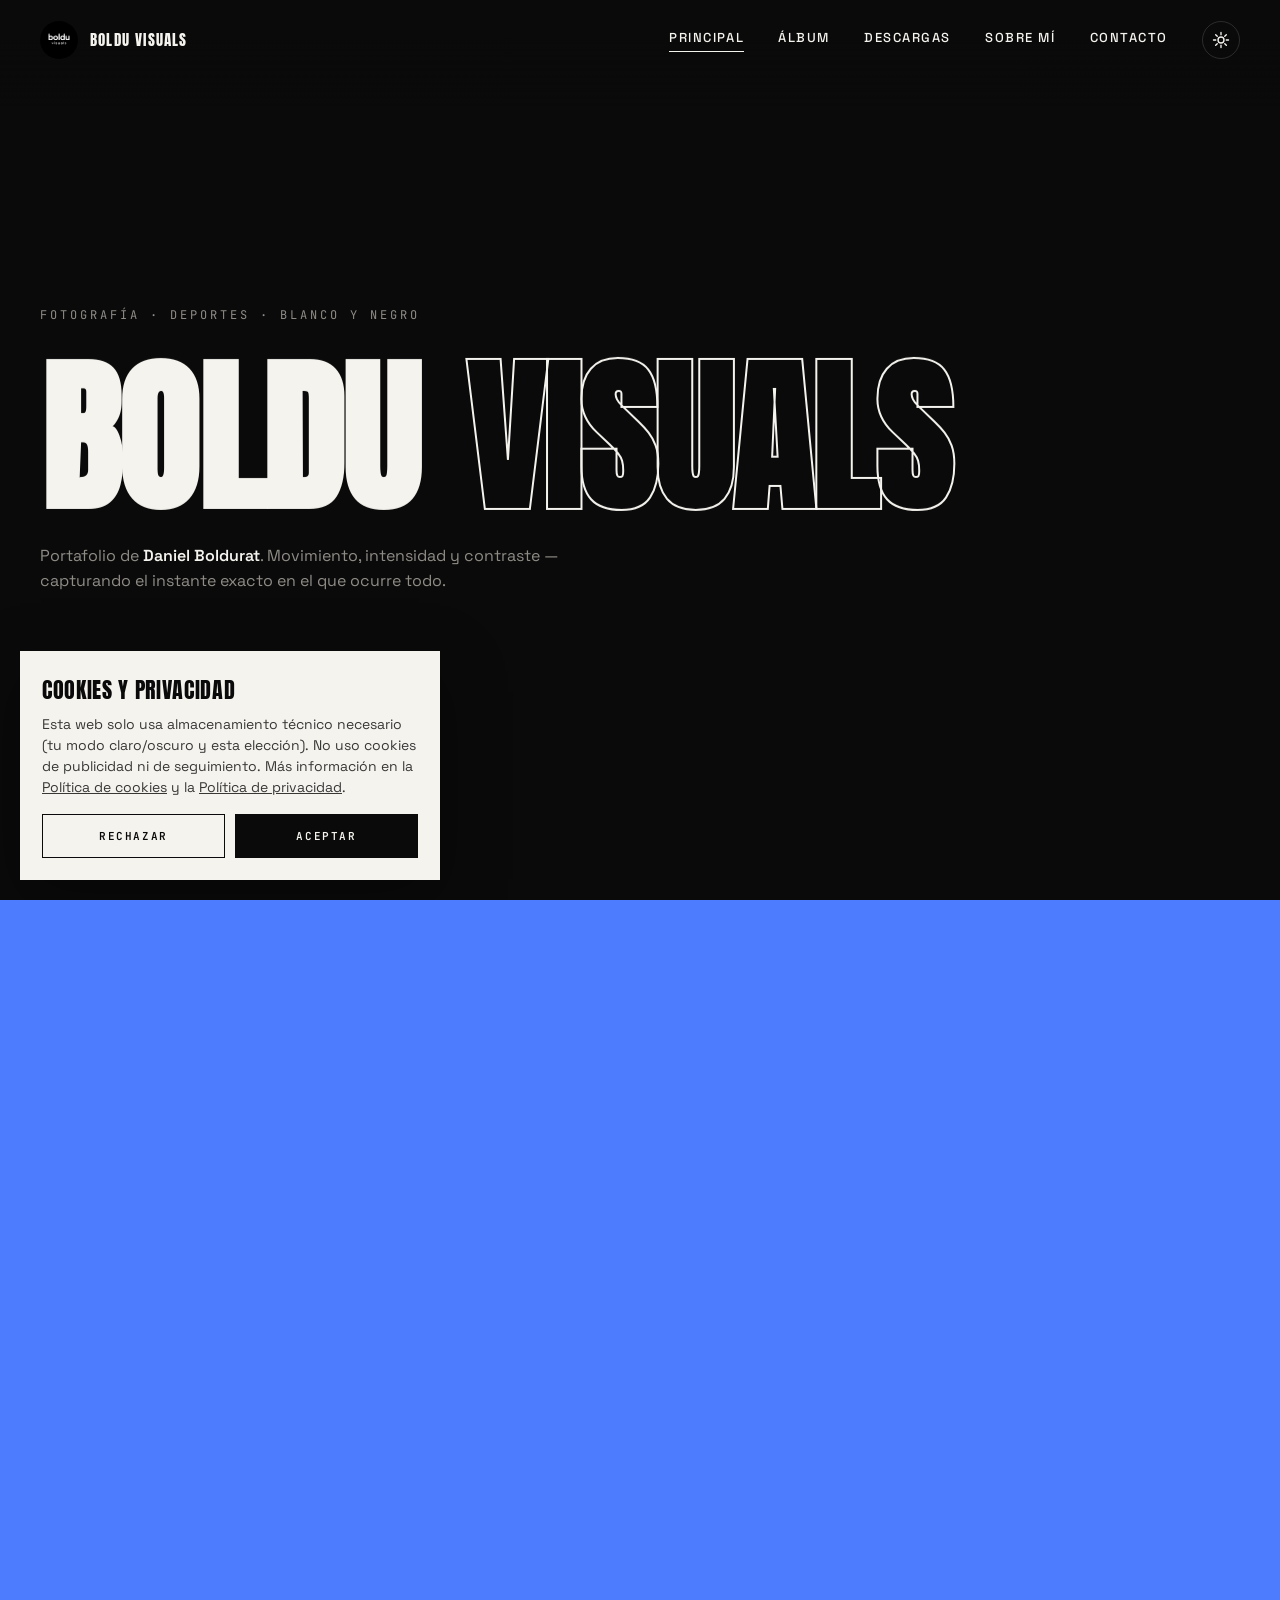
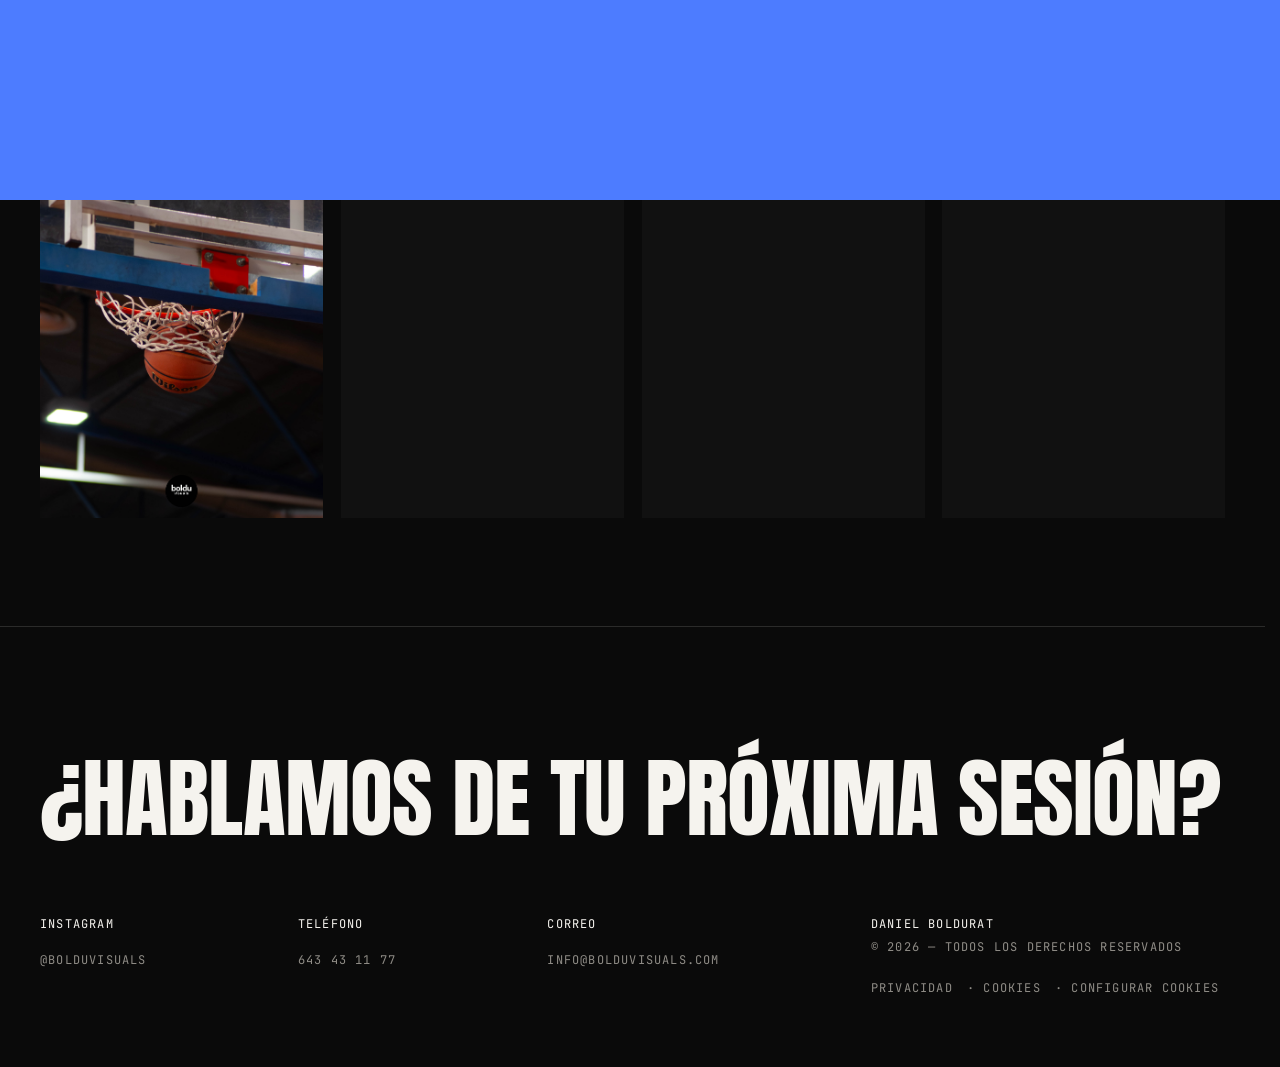
<file: index.html>
<!DOCTYPE html>
<html lang="es">
<head>
<meta charset="UTF-8">
<meta name="viewport" content="width=device-width, initial-scale=1.0">

<title>Boldu Visuals | Portafolio fotográfico de Daniel Boldurat</title>

<meta name="description" content="Explora el portafolio fotográfico de Daniel Boldurat en Boldu Visuals. Descubre sus fotografías, conoce sus proyectos y contacta con él.">
<meta name="author" content="Daniel Boldurat">
<meta name="robots" content="index, follow, max-image-preview:large">

<link rel="canonical" href="https://bolduvisuals.com/">

<!-- Vista previa al compartir -->
<meta property="og:type" content="website">
<meta property="og:site_name" content="Boldu Visuals">
<meta property="og:locale" content="es_ES">
<meta property="og:url" content="https://bolduvisuals.com/">
<meta property="og:title" content="Boldu Visuals | Portafolio fotográfico de Daniel Boldurat">
<meta property="og:description" content="Descubre las fotografías y los proyectos de Daniel Boldurat en Boldu Visuals.">
<link rel="icon" type="image/png" sizes="96x96" href="logoblanco.jpg">

<!-- Identidad del sitio y su autor -->
<script type="application/ld+json">
{
  "@context": "https://schema.org",
  "@graph": [
    {
      "@type": "WebSite",
      "@id": "https://bolduvisuals.com/#website",
      "url": "https://bolduvisuals.com/",
      "name": "Boldu Visuals",
      "alternateName": "BolduVisuals",
      "inLanguage": "es",
      "publisher": {
        "@id": "https://bolduvisuals.com/#person"
      }
    },
    {
      "@type": "Person",
      "@id": "https://bolduvisuals.com/#person",
      "name": "Daniel Boldurat",
      "alternateName": "Boldu Visuals",
      "url": "https://bolduvisuals.com/",
      "sameAs": [
        "https://www.instagram.com/bolduvisuals/"
      ]
    }
  ]
}
</script>

<!-- Tipografías -->
<link rel="preconnect" href="https://fonts.googleapis.com">
<link rel="preconnect" href="https://fonts.gstatic.com" crossorigin>
<link href="https://fonts.googleapis.com/css2?family=Anton&family=Space+Grotesk:wght@400;500;600;700&family=JetBrains+Mono:wght@400;500&display=swap" rel="stylesheet">

<link rel="stylesheet" href="style.css">

<!-- Aplicar el tema guardado antes de mostrar la página -->
<script>
try {
  var t = localStorage.getItem("theme");
  if (t) document.documentElement.dataset.theme = t;
} catch (e) {}
</script>
</head>
<body>
<div id="grain"></div>

<nav>
  <a class="brand" href="index.html"><img src="BolduLogo.jpg" alt="Boldu Visuals"><span>Boldu Visuals</span></a>
  <div class="navlinks">
    <a href="index.html" class="active">Principal</a>
    <div class="dropdown">
      <a href="index.html#album">Álbum</a>
      <div class="dropmenu">
        <a href="deportes.html">Deportes</a>
        <a href="DarkWhite.html">Black and White</a>
      </div>
    </div>
    <a href="descargas.html">Descargas</a>
    <a href="SobreMi.html">Sobre mí</a>
    <a href="Contacto.html">Contacto</a>
  </div>
  <div class="navright">
    <button class="theme-btn" aria-label="Cambiar entre modo claro y oscuro"><svg class="sun" viewBox="0 0 24 24"><circle cx="12" cy="12" r="4"/><path d="M12 2v3M12 19v3M2 12h3M19 12h3M4.9 4.9l2.1 2.1M17 17l2.1 2.1M4.9 19.1L7 17M17 7l2.1-2.1"/></svg><svg class="moon" viewBox="0 0 24 24"><path d="M21 12.8A9 9 0 1 1 11.2 3a7 7 0 0 0 9.8 9.8z"/></svg></button>
    <button class="menu-btn" aria-label="Menú">Menú</button>
  </div>
</nav>

<header class="hero" id="principal">
  <div class="eyebrow">Fotografía · Deportes · Blanco y negro</div>
  <h1><span class="word"><span>BOLDU</span></span><span class="word"><span>VISUALS</span></span></h1>
  <p class="sub">Portafolio de <b>Daniel Boldurat</b>. Movimiento, intensidad y contraste — capturando el instante exacto en el que ocurre todo.</p>
  <div class="scrolldown"><div class="bar"></div>DESLIZA</div>
</header>

<div class="marquee-wrap"><div class="marquee"><span>DEPORTES</span><span class="dot">●</span><span>BLACK &amp; WHITE</span><span class="dot">●</span><span>DEPORTES</span><span class="dot">●</span><span>BLACK &amp; WHITE</span><span class="dot">●</span><span>DEPORTES</span><span class="dot">●</span><span>BLACK &amp; WHITE</span><span class="dot">●</span><span>DEPORTES</span><span class="dot">●</span><span>BLACK &amp; WHITE</span><span class="dot">●</span></div></div>

<section class="gallery-section" id="album">
  <div class="row row1">
    <figure class="tall"><img src="Fotos%20HTML/ION1.jpg" alt="Ion" loading="lazy" decoding="async"><span class="num">01</span><figcaption>Crossfit</figcaption></figure>
    <figure class="tall"><img src="Fotos%20HTML/Cobo1.jpg" alt="Cobo" loading="lazy" decoding="async"><span class="num">02</span><figcaption>Handbol</figcaption></figure>
    <figure class="tall"><img src="Fotos%20HTML/Alcarras1.jpg" alt="Alcarràs" loading="lazy" decoding="async"><span class="num">03</span><figcaption>Coches</figcaption></figure>
  </div>
  <div class="row row2">
    <figure class="wide"><img src="Fotos%20HTML/aro_1.jpg" alt="Aro" loading="lazy" decoding="async"><span class="num">04</span><figcaption>Baloncesto</figcaption></figure>
    <figure class="wide"><img src="Fotos%20HTML/Balafia.jpg" alt="Balàfia" loading="lazy" decoding="async"><span class="num">05</span><figcaption>Voleibol</figcaption></figure>
    <figure class="wide"><img src="Fotos%20HTML/soto.jpg" alt="Soto" loading="lazy" decoding="async"><span class="num">06</span><figcaption>Voleibol</figcaption></figure>
    <figure class="wide"><img src="Fotos%20HTML/Geri.jpg" alt="Geri" loading="lazy" decoding="async"><span class="num">07</span><figcaption>Fútbol</figcaption></figure>
  </div>
</section>

<footer>
  <div class="big">¿Hablamos de tu <a href="mailto:dboldurat1@gmail.com">próxima sesión</a>?</div>
  <div class="footgrid">
    <div class="col"><span>Instagram</span><a href="https://www.instagram.com/bolduvisuals/" target="_blank" rel="noopener noreferrer">@bolduvisuals</a></div>
    <div class="col"><span>Teléfono</span><a href="tel:643431177">643 43 11 77</a></div>
    <div class="col"><span>Correo</span><a href="mailto:info@bolduvisuals.com">info@bolduvisuals.com</a></div>
    <div class="col"><span>Daniel Boldurat</span><span>© 2026 — Todos los derechos reservados</span><span class="legal"><a href="privacidad.html" target="_blank" rel="noopener noreferrer">Privacidad</a> · <a href="cookies.html" target="_blank" rel="noopener noreferrer">Cookies</a> · <a href="#" data-cookies>Configurar cookies</a></span></div>
  </div>
</footer>

<script src="script.js"></script>
</body>
</html>
</file>
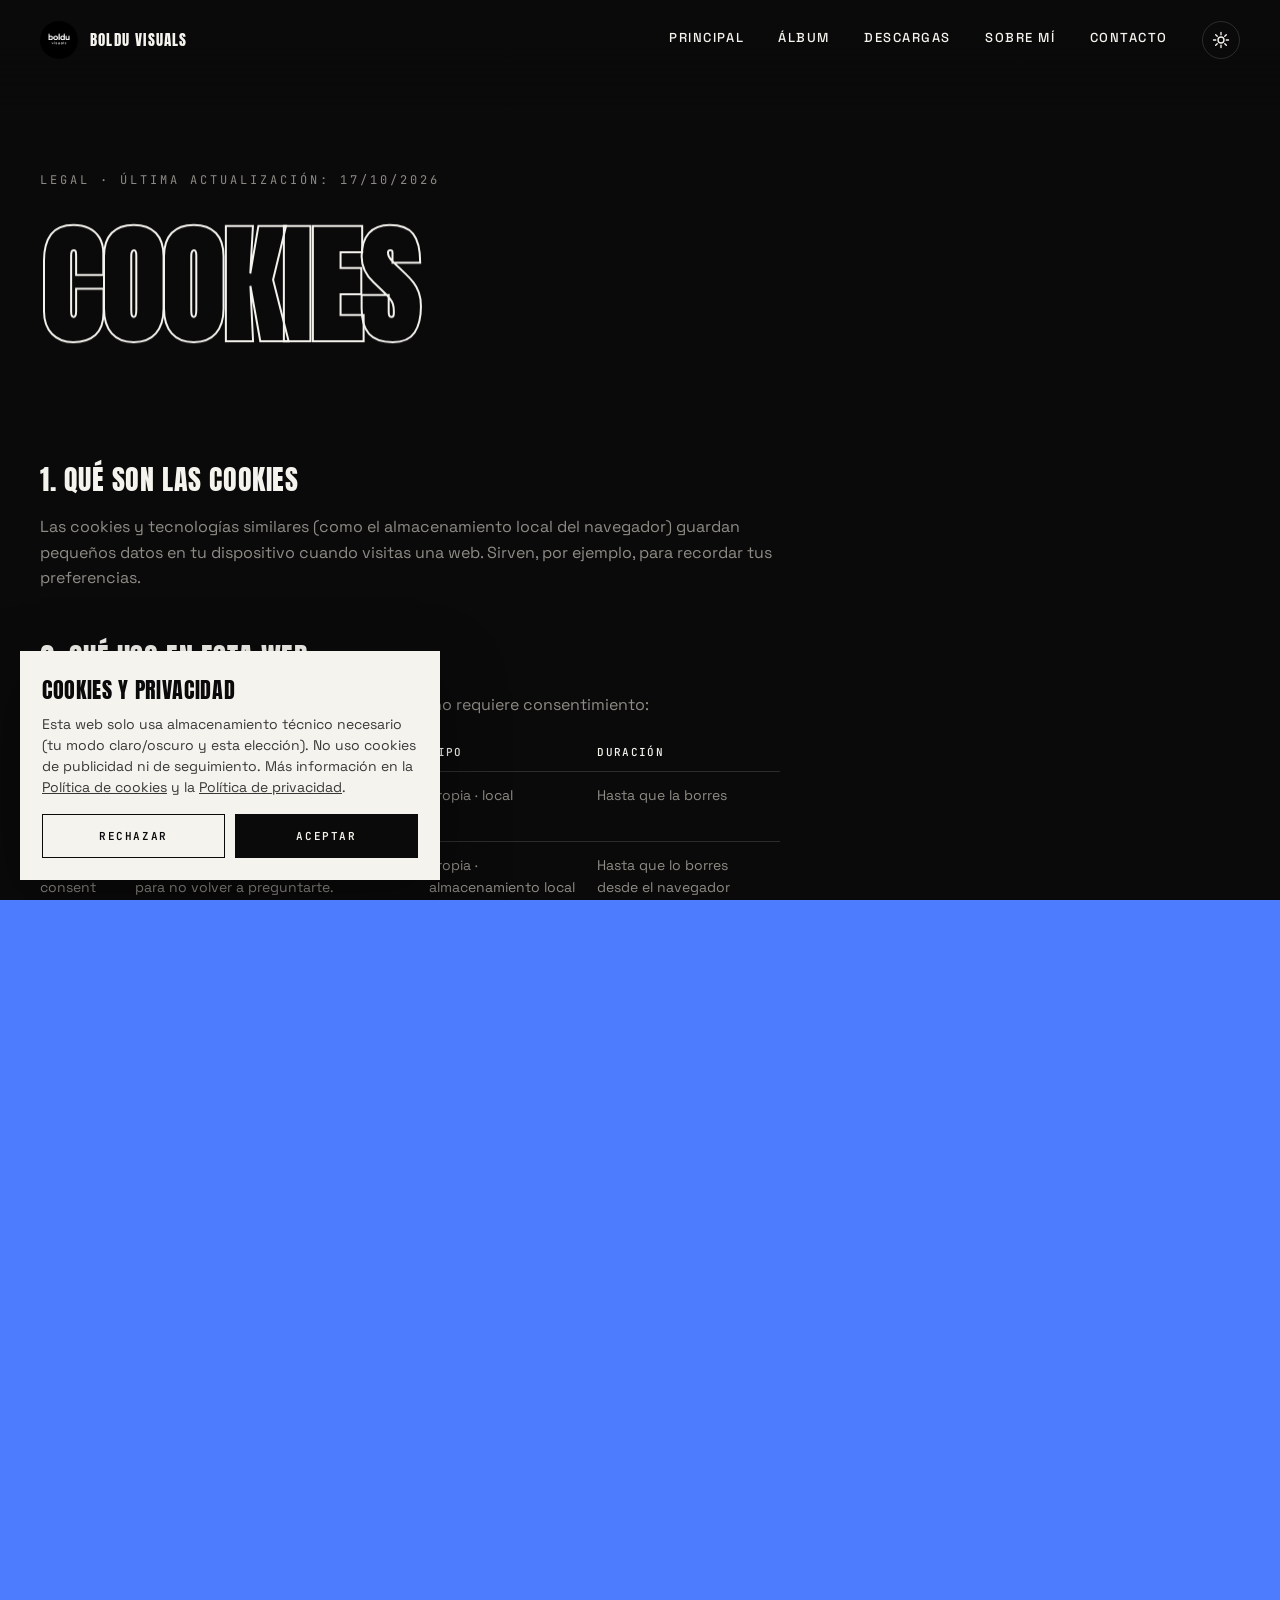
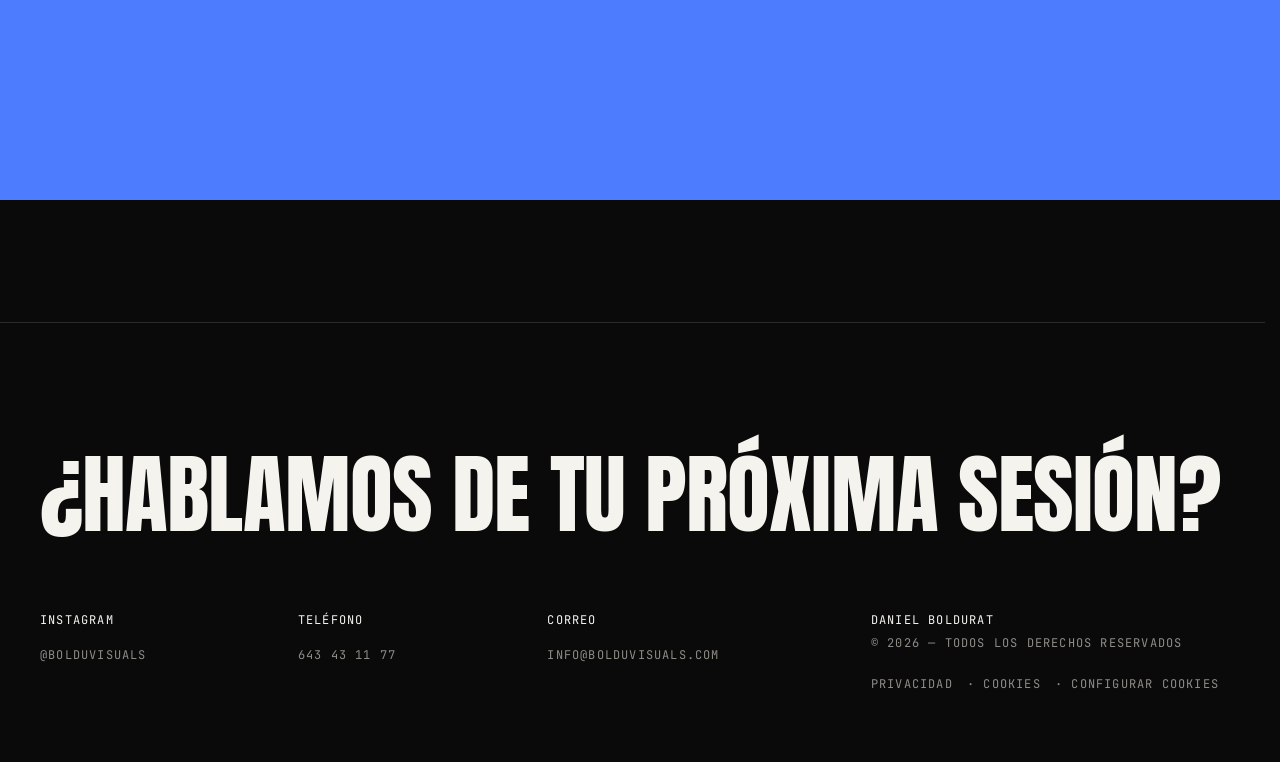
<file: cookies.html>
<!DOCTYPE html>
<html lang="es">
<head>
<meta charset="UTF-8">
<meta name="viewport" content="width=device-width, initial-scale=1.0">
<title>Política de cookies — Boldu Visuals</title>
<link rel="preconnect" href="https://fonts.googleapis.com">
<link rel="preconnect" href="https://fonts.gstatic.com" crossorigin>
<link href="https://fonts.googleapis.com/css2?family=Anton&family=Space+Grotesk:wght@400;500;600;700&family=JetBrains+Mono:wght@400;500&display=swap" rel="stylesheet">
<link rel="stylesheet" href="style.css">
<link rel="icon" type="image/png" sizes="96x96" href="logoblanco.jpg">
<script>try{var t=localStorage.getItem("theme");if(t)document.documentElement.dataset.theme=t}catch(e){}</script>
</head>
<body>
<div id="grain"></div>

<nav>
  <a class="brand" href="index.html"><img src="BolduLogo.jpg" alt="Boldu Visuals"><span>Boldu Visuals</span></a>
  <div class="navlinks">
    <a href="index.html">Principal</a>
    <div class="dropdown">
      <a href="index.html#album">Álbum</a>
      <div class="dropmenu">
        <a href="deportes.html">Deportes</a>
        <a href="DarkWhite.html">Black and White</a>
      </div>
    </div>
    <a href="descargas.html">Descargas</a>
    <a href="SobreMi.html">Sobre mí</a>
    <a href="Contacto.html">Contacto</a>
  </div>
  <div class="navright">
    <button class="theme-btn" aria-label="Cambiar entre modo claro y oscuro"><svg class="sun" viewBox="0 0 24 24"><circle cx="12" cy="12" r="4"/><path d="M12 2v3M12 19v3M2 12h3M19 12h3M4.9 4.9l2.1 2.1M17 17l2.1 2.1M4.9 19.1L7 17M17 7l2.1-2.1"/></svg><svg class="moon" viewBox="0 0 24 24"><path d="M21 12.8A9 9 0 1 1 11.2 3a7 7 0 0 0 9.8 9.8z"/></svg></button>
    <button class="menu-btn" aria-label="Menú">Menú</button>
  </div>
</nav>

<header class="pagehead">
  <div class="eyebrow">Legal · Última actualización: 17/10/2026</div>
  <h1><span class="word"><span>Cookies</span></span></h1>
</header>

<main class="legal-page">

<h2>1. Qué son las cookies</h2>
<p>Las cookies y tecnologías similares (como el almacenamiento local del navegador) guardan pequeños datos en tu dispositivo cuando visitas una web. Sirven, por ejemplo, para recordar tus preferencias.</p>

<h2>2. Qué uso en esta web</h2>
<p>Solo uso almacenamiento <strong>técnico y necesario</strong>, que no requiere consentimiento:</p>
<div class="tablewrap"><table>
<tr><th>Nombre</th><th>Finalidad</th><th>Tipo</th><th>Duración</th></tr>
<tr><td>theme</td><td>Recuerda si prefieres el modo claro o el oscuro.</td><td>Propia · local</td><td>Hasta que la borres</td></tr>
<tr>
  <td>cookie-consent</td>
  <td>Guarda tu elección en el aviso de cookies para no volver a preguntarte.</td>
  <td>Propia · almacenamiento local</td>
  <td>Hasta que lo borres desde el navegador</td>
</tr>
</table></div>
<p><strong>No uso</strong> cookies de analítica, publicidad ni seguimiento propias ni de terceros. Si en el futuro las incorporo, te pediré tu consentimiento antes de activarlas y actualizaré esta política.</p>

<h2>3. Servicios de terceros</h2>
<ul>
<li><strong>Google Fonts:</strong> las tipografías se cargan desde servidores de Google, que recibe tu dirección IP. No instala cookies de seguimiento por este motivo.</li>
<li><strong>Proveedor de alojamiento web</strong> (<em class="fill">GitHub Pages</em>): aloja la web y puede registrar datos técnicos de conexión por seguridad.</li>
<li><strong>Supabase:</strong> se utiliza para almacenar los mensajes enviados mediante el formulario de contacto. Consulta la Política de privacidad para conocer el tratamiento de estos datos.</li><li><strong>jsDelivr:</strong> sirve la librería del formulario de contacto, por lo que recibe tu dirección IP. No instala cookies de seguimiento.</li>
<li><strong>Google Drive:</strong> los botones de la sección Descargas son enlaces a Google Drive. Al abrirlos sales de esta web y se aplican las cookies y políticas de Google. Esta web no carga contenido de Drive por su cuenta.</li>
<li><strong>Instagram:</strong> la web solo contiene un enlace. Si lo abres, se aplican las políticas de Instagram.</li>
</ul>

<h2>4. Cómo gestionar o retirar tu elección</h2>
<p>Puedes cambiar tu elección cuando quieras pulsando <a href="#" data-cookies>Configurar cookies</a> (también está en el pie de página). Además, puedes borrar o bloquear el almacenamiento desde los ajustes de privacidad de tu navegador. Si lo haces, la web seguirá funcionando, pero perderá tus preferencias (por ejemplo, el modo claro u oscuro).</p>

<h2>5. Más información</h2>
<p>Consulta la <a href="privacidad.html">Política de privacidad</a> para saber cómo trato tus datos personales y cómo ejercer tus derechos. Para cualquier duda, escríbeme a <a href="mailto:dboldurat1@gmail.com">dboldurat1@gmail.com</a>.</p>
</main>

<footer>
  <div class="big">¿Hablamos de tu <a href="Contacto.html">próxima sesión</a>?</div>
  <div class="footgrid">
    <div class="col"><span>Instagram</span><a href="https://www.instagram.com/bolduvisuals/" target="_blank" rel="noopener noreferrer">@bolduvisuals</a></div>
    <div class="col"><span>Teléfono</span><a href="tel:643431177">643 43 11 77</a></div>
    <div class="col"><span>Correo</span><a href="mailto:info@bolduvisuals.com">info@bolduvisuals.com</a></div>
    <div class="col"><span>Daniel Boldurat</span><span>© 2026 — Todos los derechos reservados</span><span class="legal"><a href="privacidad.html" target="_blank" rel="noopener noreferrer">Privacidad</a> · <a href="cookies.html" target="_blank" rel="noopener noreferrer">Cookies</a> · <a href="#" data-cookies>Configurar cookies</a></span></div>
  </div>
</footer>

<script src="script.js"></script>
</body>
</html>
</file>
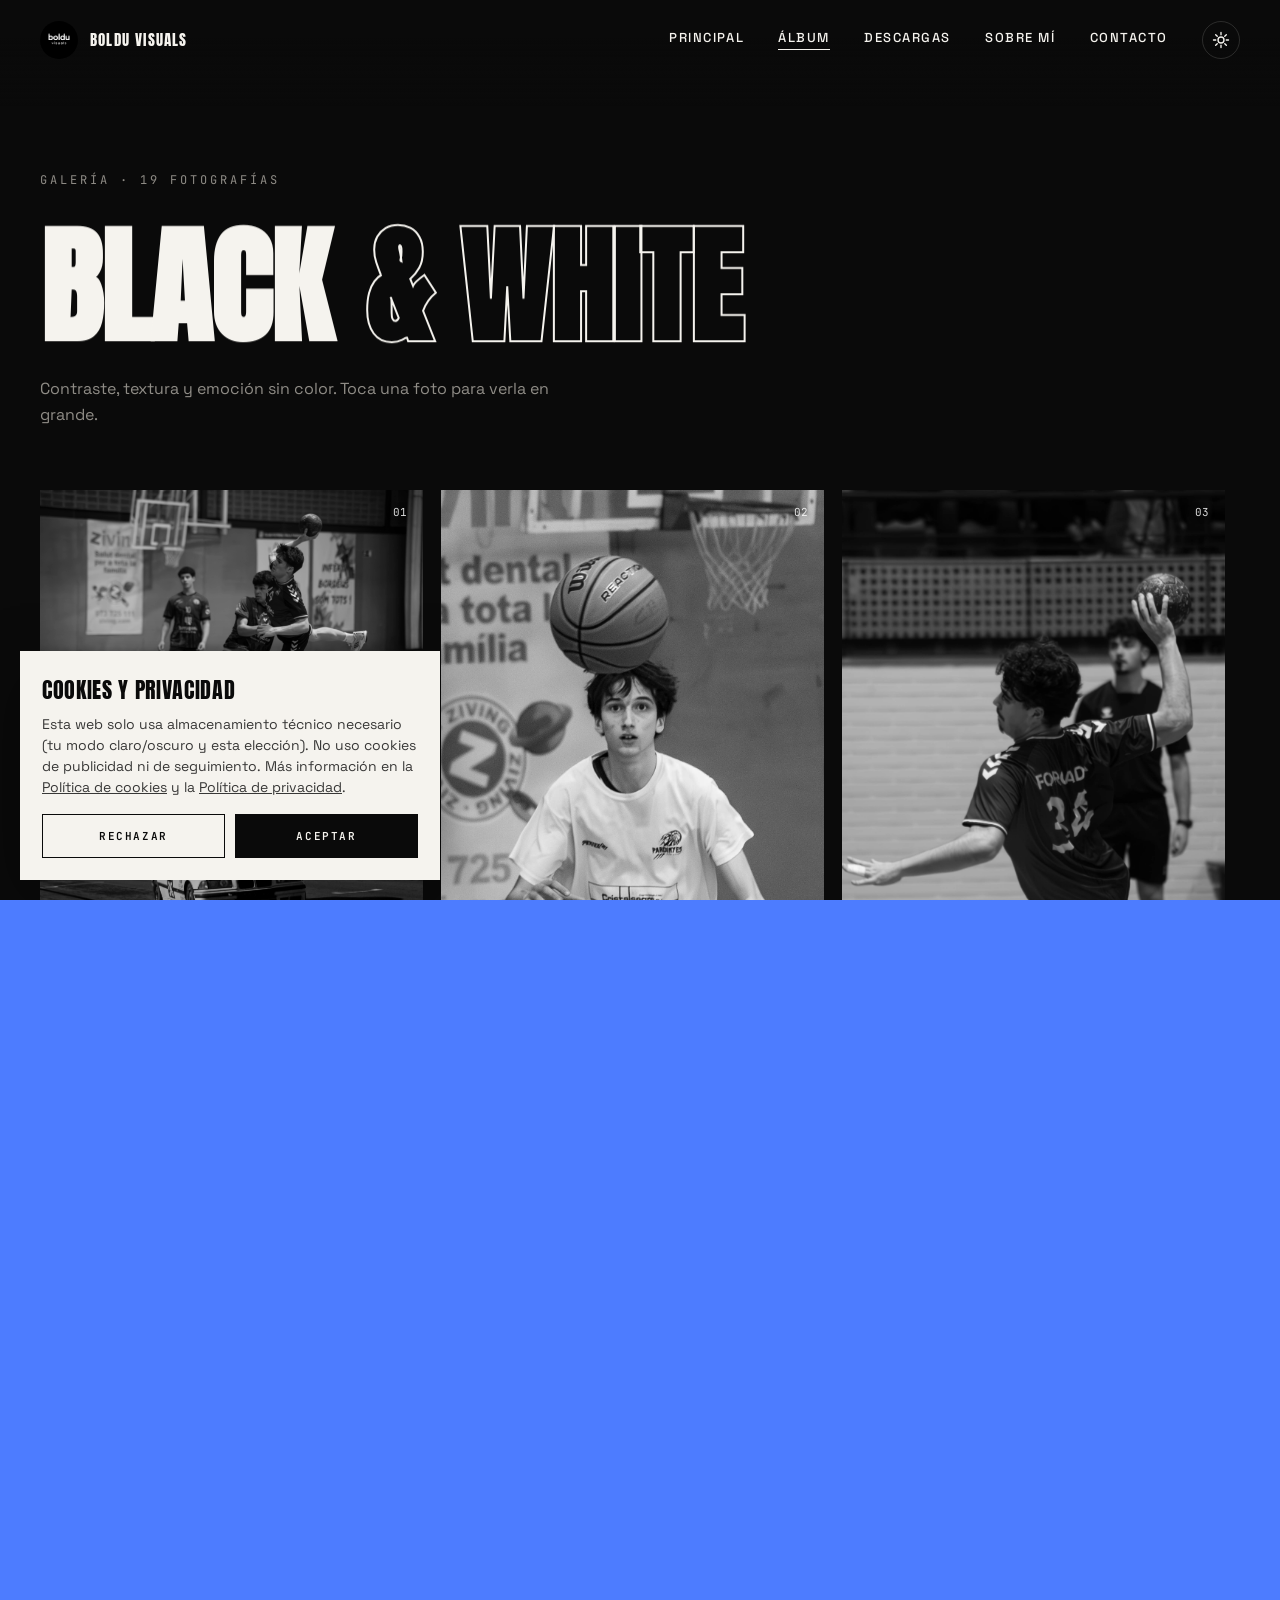
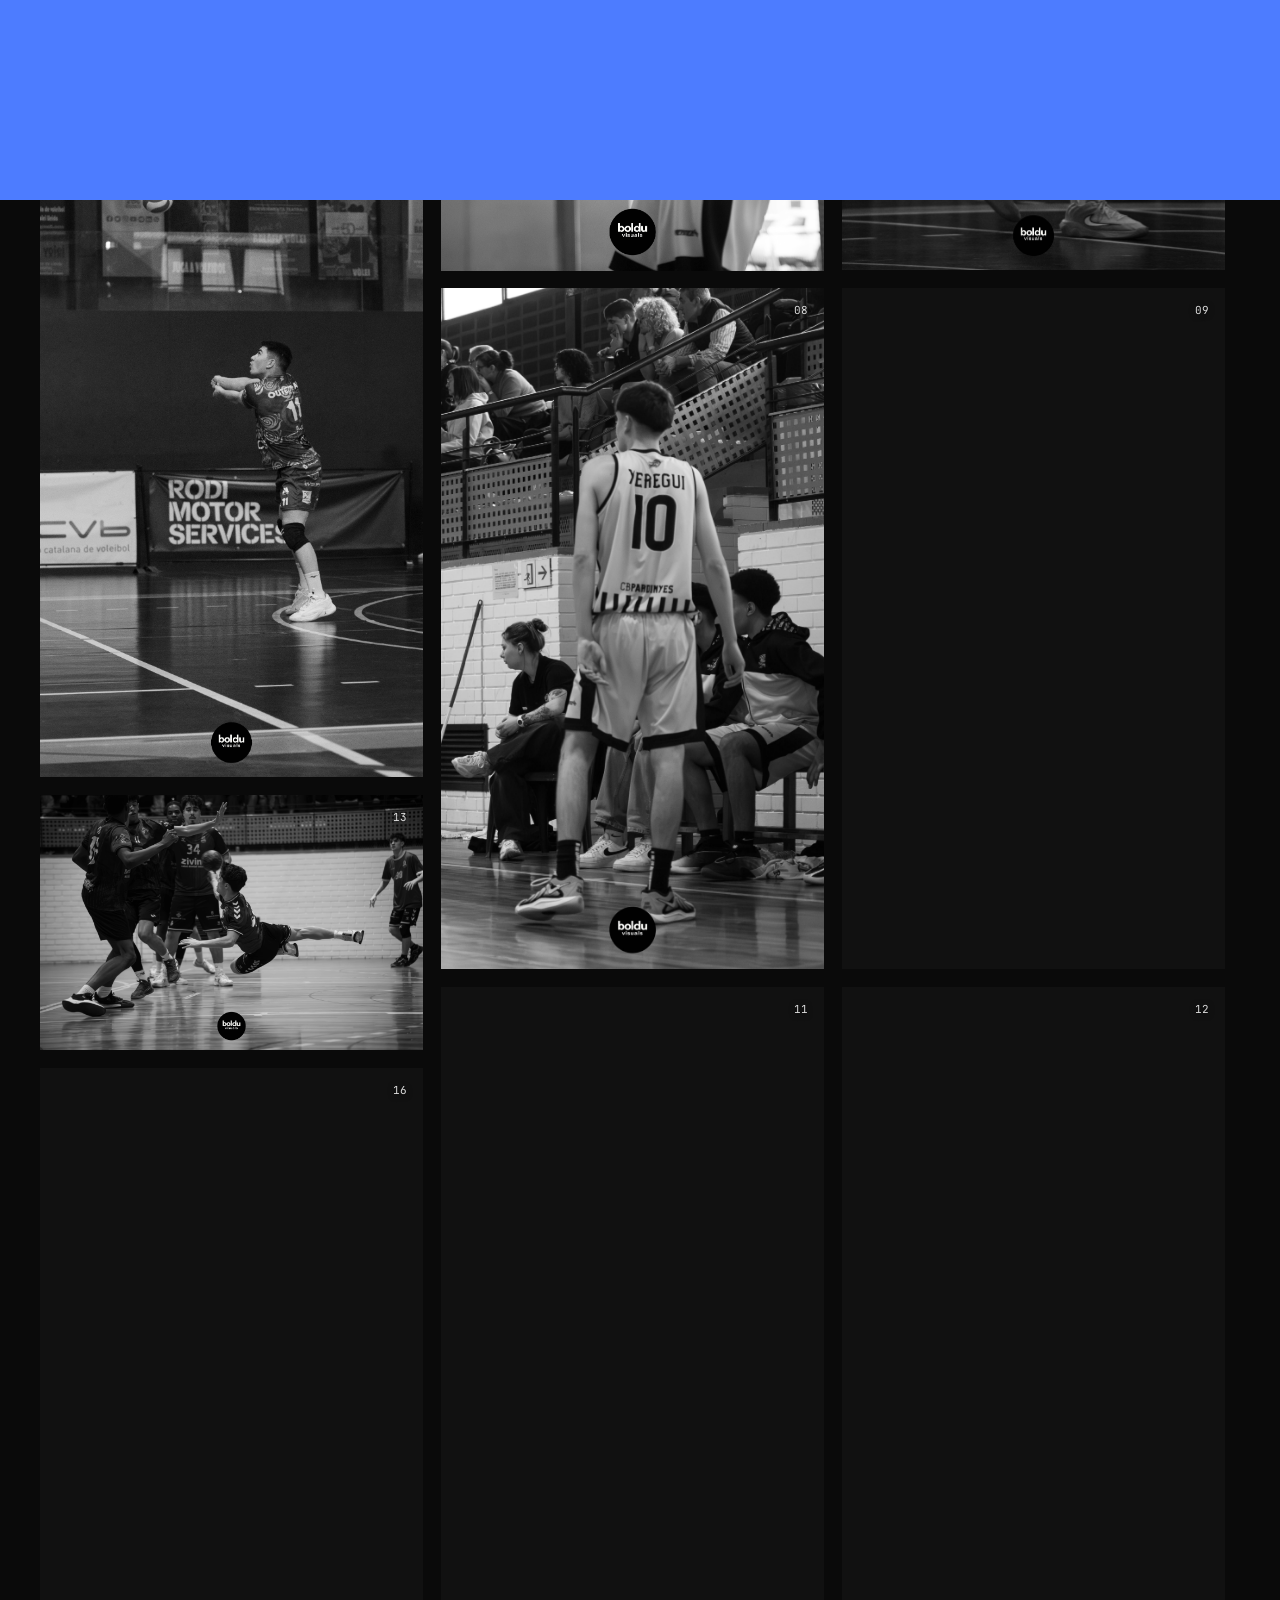
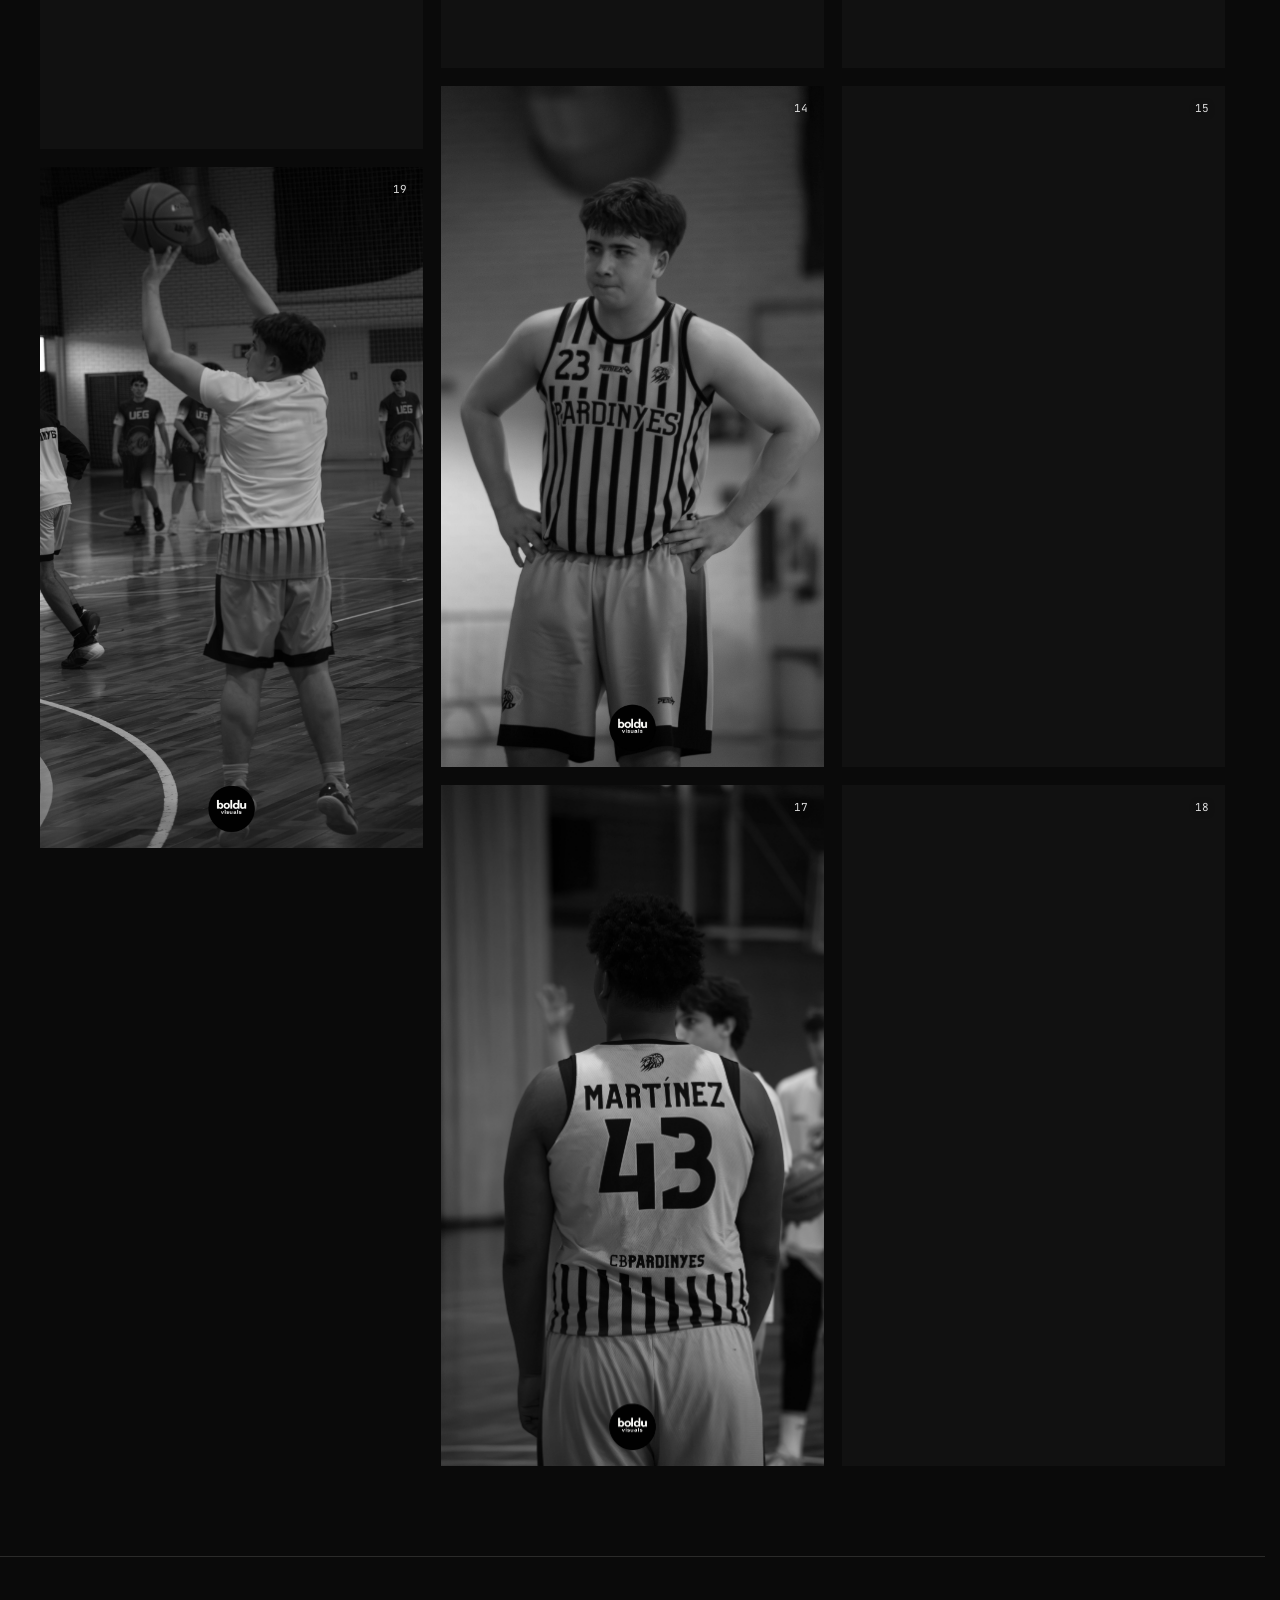
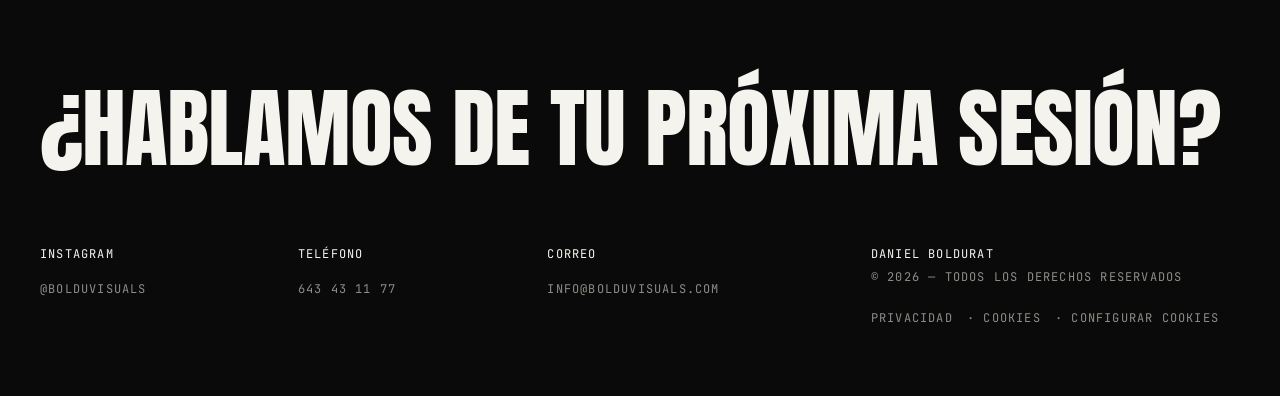
<file: DarkWhite.html>
<!DOCTYPE html>
<html lang="es">
<head>
<meta charset="UTF-8">
<meta name="viewport" content="width=device-width, initial-scale=1.0">
<title>Black and White — Boldu Visuals</title>
<link rel="preconnect" href="https://fonts.googleapis.com">
<link rel="preconnect" href="https://fonts.gstatic.com" crossorigin>
<link href="https://fonts.googleapis.com/css2?family=Anton&family=Space+Grotesk:wght@400;500;600;700&family=JetBrains+Mono:wght@400;500&display=swap" rel="stylesheet">
<link rel="stylesheet" href="style.css">
<link rel="icon" type="image/png" sizes="96x96" href="logoblanco.jpg">
<script>try{var t=localStorage.getItem("theme");if(t)document.documentElement.dataset.theme=t}catch(e){}</script>
</head>
<body>
<div id="grain"></div>

<nav>
  <a class="brand" href="index.html"><img src="BolduLogo.jpg" alt="Boldu Visuals"><span>Boldu Visuals</span></a>
  <div class="navlinks">
    <a href="index.html">Principal</a>
    <div class="dropdown">
      <a href="index.html#album" class="active">Álbum</a>
      <div class="dropmenu">
        <a href="deportes.html">Deportes</a>
        <a href="DarkWhite.html" class="active">Black and White</a>
      </div>
    </div>
    <a href="descargas.html">Descargas</a>
    <a href="SobreMi.html">Sobre mí</a>
    <a href="Contacto.html">Contacto</a>
  </div>
  <div class="navright">
    <button class="theme-btn" aria-label="Cambiar entre modo claro y oscuro"><svg class="sun" viewBox="0 0 24 24"><circle cx="12" cy="12" r="4"/><path d="M12 2v3M12 19v3M2 12h3M19 12h3M4.9 4.9l2.1 2.1M17 17l2.1 2.1M4.9 19.1L7 17M17 7l2.1-2.1"/></svg><svg class="moon" viewBox="0 0 24 24"><path d="M21 12.8A9 9 0 1 1 11.2 3a7 7 0 0 0 9.8 9.8z"/></svg></button>
    <button class="menu-btn" aria-label="Menú">Menú</button>
  </div>
</nav>

<header class="pagehead">
  <div class="eyebrow">Galería · 19 fotografías</div>
  <h1><span class="word"><span>Black</span></span><span class="word"><span>&amp; White</span></span></h1>
  <p class="sub">Contraste, textura y emoción sin color. Toca una foto para verla en grande.</p>
</header>

<section class="masonry">
  <figure><img src="Fotos%20B_W/1.jpg" alt="Black and White 1" loading="lazy" decoding="async"><span class="num">01</span></figure>
  <figure><img src="Fotos%20B_W/2.jpg" alt="Black and White 2" loading="lazy" decoding="async"><span class="num">02</span></figure>
  <figure><img src="Fotos%20B_W/3.jpg" alt="Black and White 3" loading="lazy" decoding="async"><span class="num">03</span></figure>
  <figure><img src="Fotos%20B_W/4.jpg" alt="Black and White 4" loading="lazy" decoding="async"><span class="num">04</span></figure>
  <figure><img src="Fotos%20B_W/5.jpg" alt="Black and White 5" loading="lazy" decoding="async"><span class="num">05</span></figure>
  <figure><img src="Fotos%20B_W/6.jpg" alt="Black and White 6" loading="lazy" decoding="async"><span class="num">06</span></figure>
  <figure><img src="Fotos%20B_W/7.jpg" alt="Black and White 7" loading="lazy" decoding="async"><span class="num">07</span></figure>
  <figure><img src="Fotos%20B_W/8.jpg" alt="Black and White 8" loading="lazy" decoding="async"><span class="num">08</span></figure>
  <figure><img src="Fotos%20B_W/9.jpg" alt="Black and White 9" loading="lazy" decoding="async"><span class="num">09</span></figure>
  <figure><img src="Fotos%20B_W/10.jpg" alt="Black and White 10" loading="lazy" decoding="async"><span class="num">10</span></figure>
  <figure><img src="Fotos%20B_W/11.jpg" alt="Black and White 11" loading="lazy" decoding="async"><span class="num">11</span></figure>
  <figure><img src="Fotos%20B_W/12.jpg" alt="Black and White 12" loading="lazy" decoding="async"><span class="num">12</span></figure>
  <figure><img src="Fotos%20B_W/13.jpg" alt="Black and White 13" loading="lazy" decoding="async"><span class="num">13</span></figure>
  <figure><img src="Fotos%20B_W/14.jpg" alt="Black and White 14" loading="lazy" decoding="async"><span class="num">14</span></figure>
  <figure><img src="Fotos%20B_W/15.jpg" alt="Black and White 15" loading="lazy" decoding="async"><span class="num">15</span></figure>
  <figure><img src="Fotos%20B_W/16.jpg" alt="Black and White 16" loading="lazy" decoding="async"><span class="num">16</span></figure>
  <figure><img src="Fotos%20B_W/17.jpg" alt="Black and White 17" loading="lazy" decoding="async"><span class="num">17</span></figure>
  <figure><img src="Fotos%20B_W/18.jpg" alt="Black and White 18" loading="lazy" decoding="async"><span class="num">18</span></figure>
  <figure><img src="Fotos%20B_W/19.jpg" alt="Black and White 19" loading="lazy" decoding="async"><span class="num">19</span></figure>
</section>

<footer>
  <div class="big">¿Hablamos de tu <a href="Contacto.html">próxima sesión</a>?</div>
  <div class="footgrid">
    <div class="col"><span>Instagram</span><a href="https://www.instagram.com/bolduvisuals/" target="_blank" rel="noopener noreferrer">@bolduvisuals</a></div>
    <div class="col"><span>Teléfono</span><a href="tel:643431177">643 43 11 77</a></div>
    <div class="col"><span>Correo</span><a href="mailto:info@bolduvisuals.com">info@bolduvisuals.com</a></div>
    <div class="col"><span>Daniel Boldurat</span><span>© 2026 — Todos los derechos reservados</span><span class="legal"><a href="privacidad.html" target="_blank" rel="noopener noreferrer">Privacidad</a> · <a href="cookies.html" target="_blank" rel="noopener noreferrer">Cookies</a> · <a href="#" data-cookies>Configurar cookies</a></span></div>
  </div>
</footer>

<script src="script.js"></script>
</body>
</html>
</file>
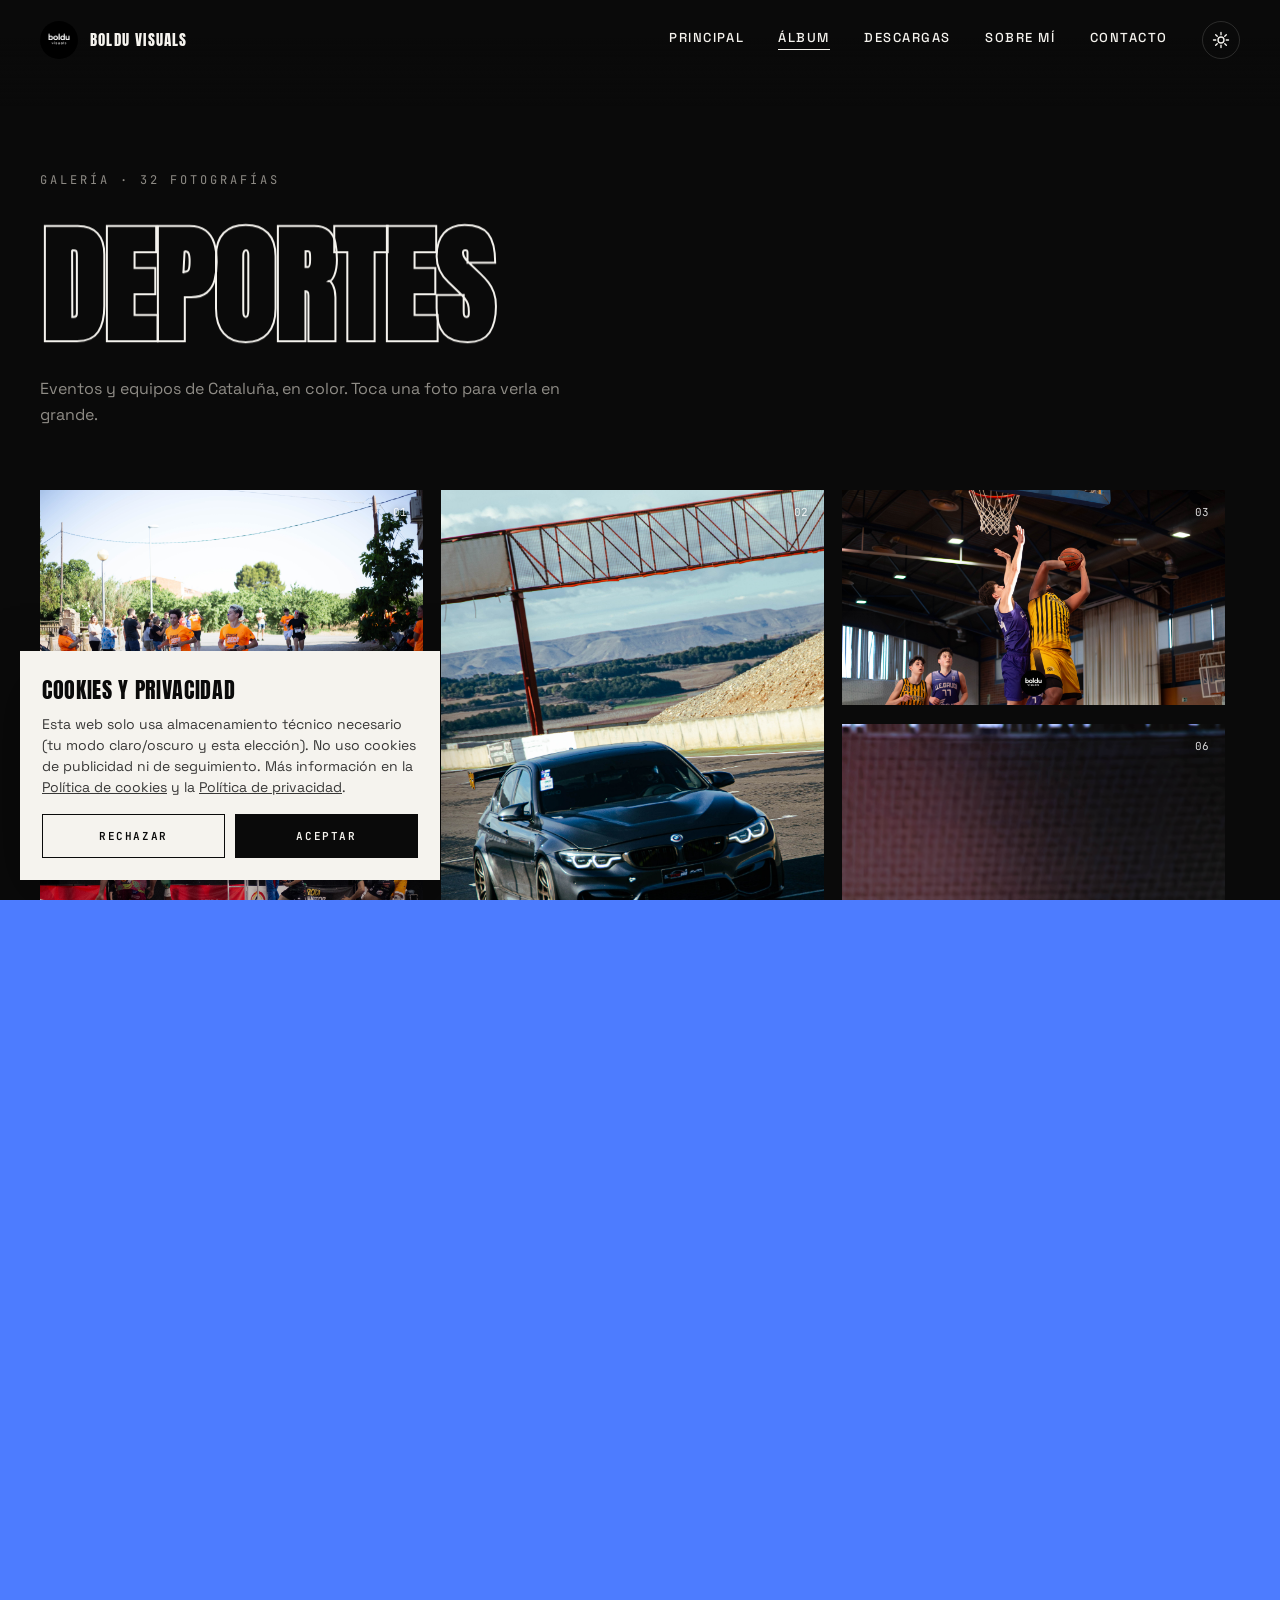
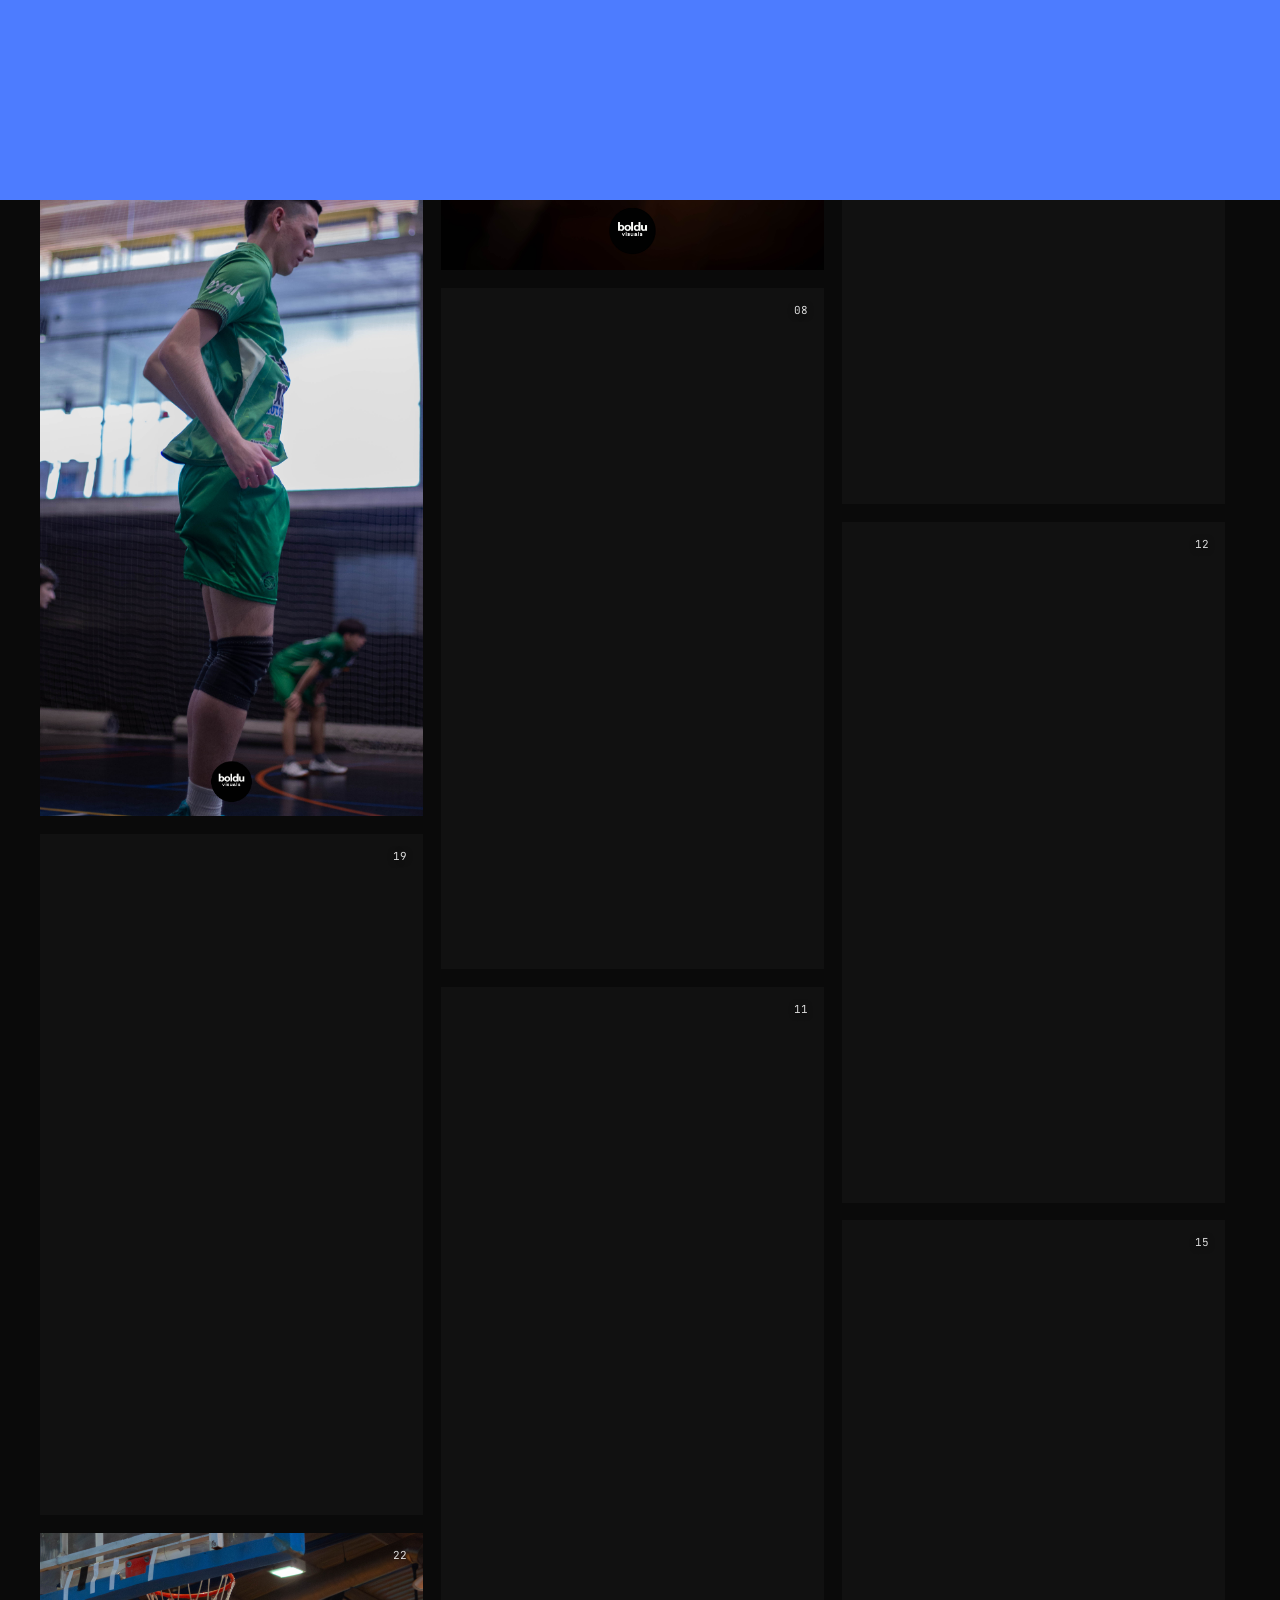
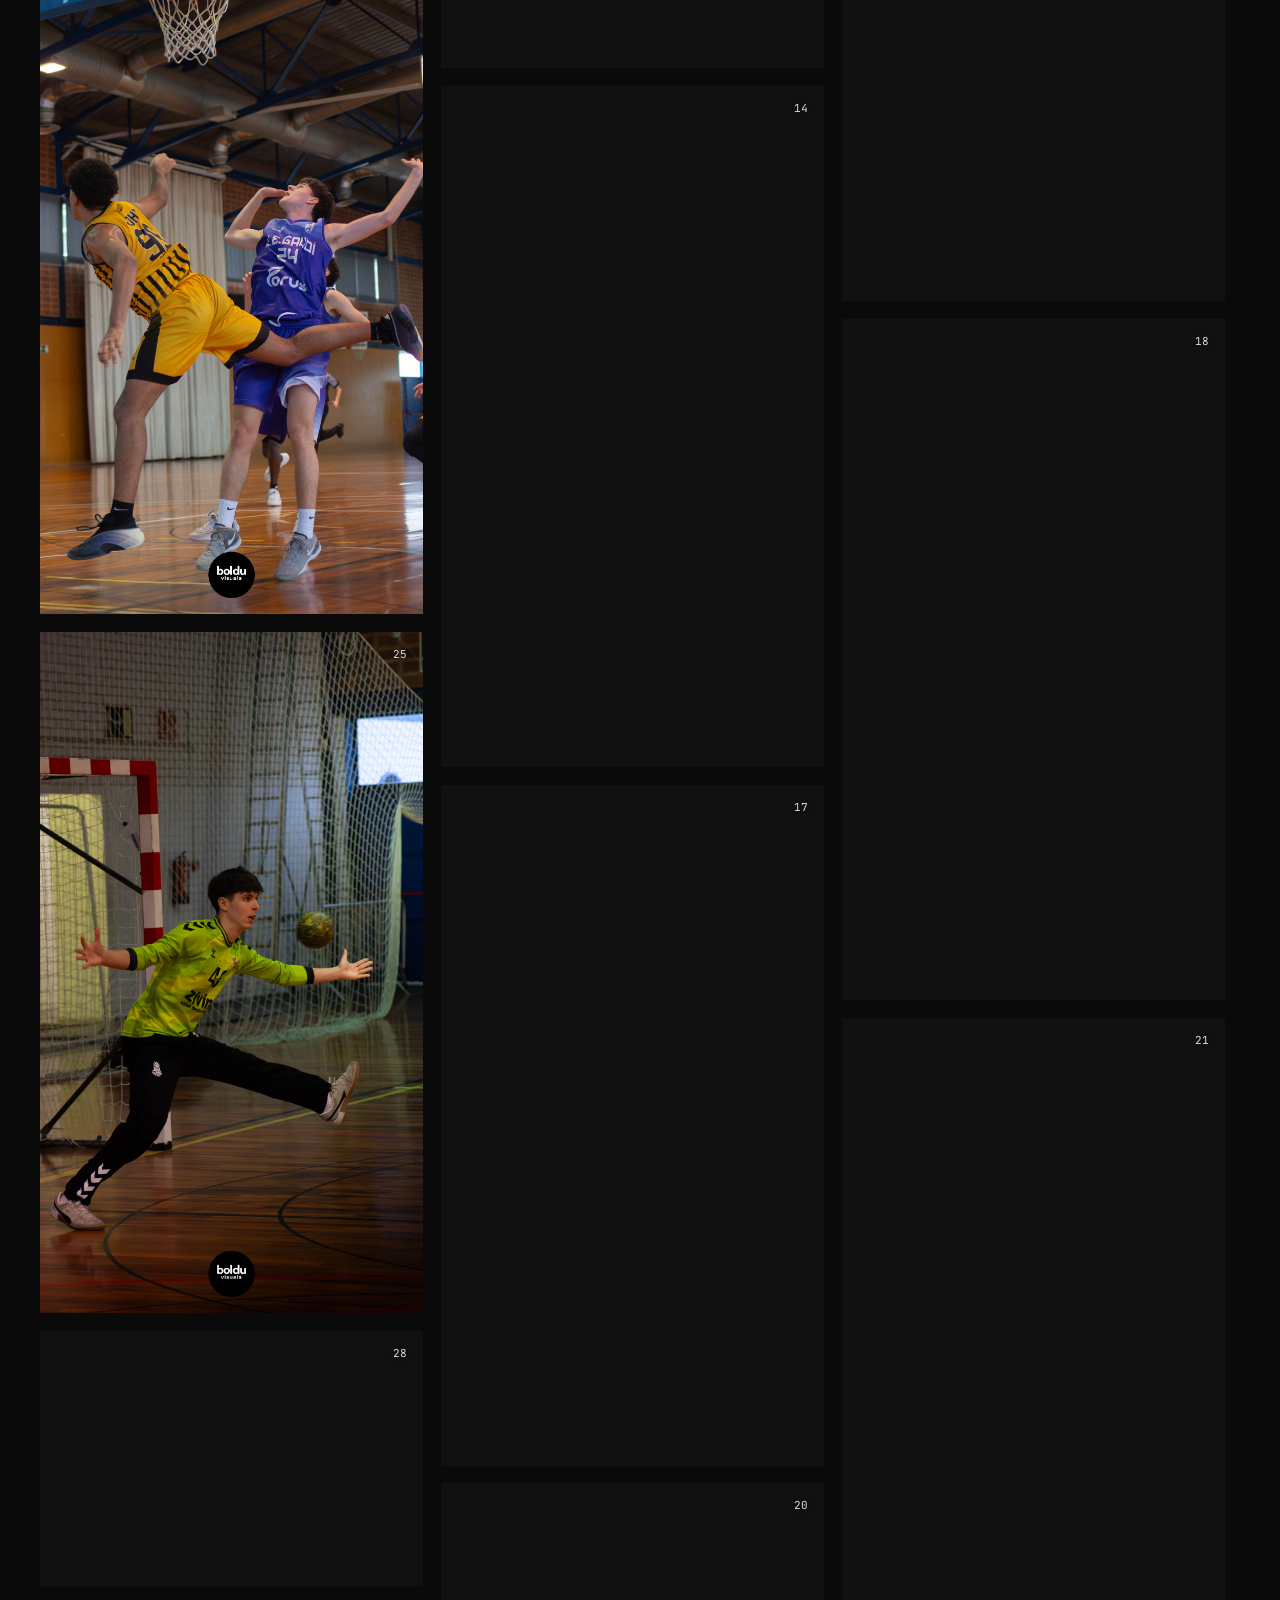
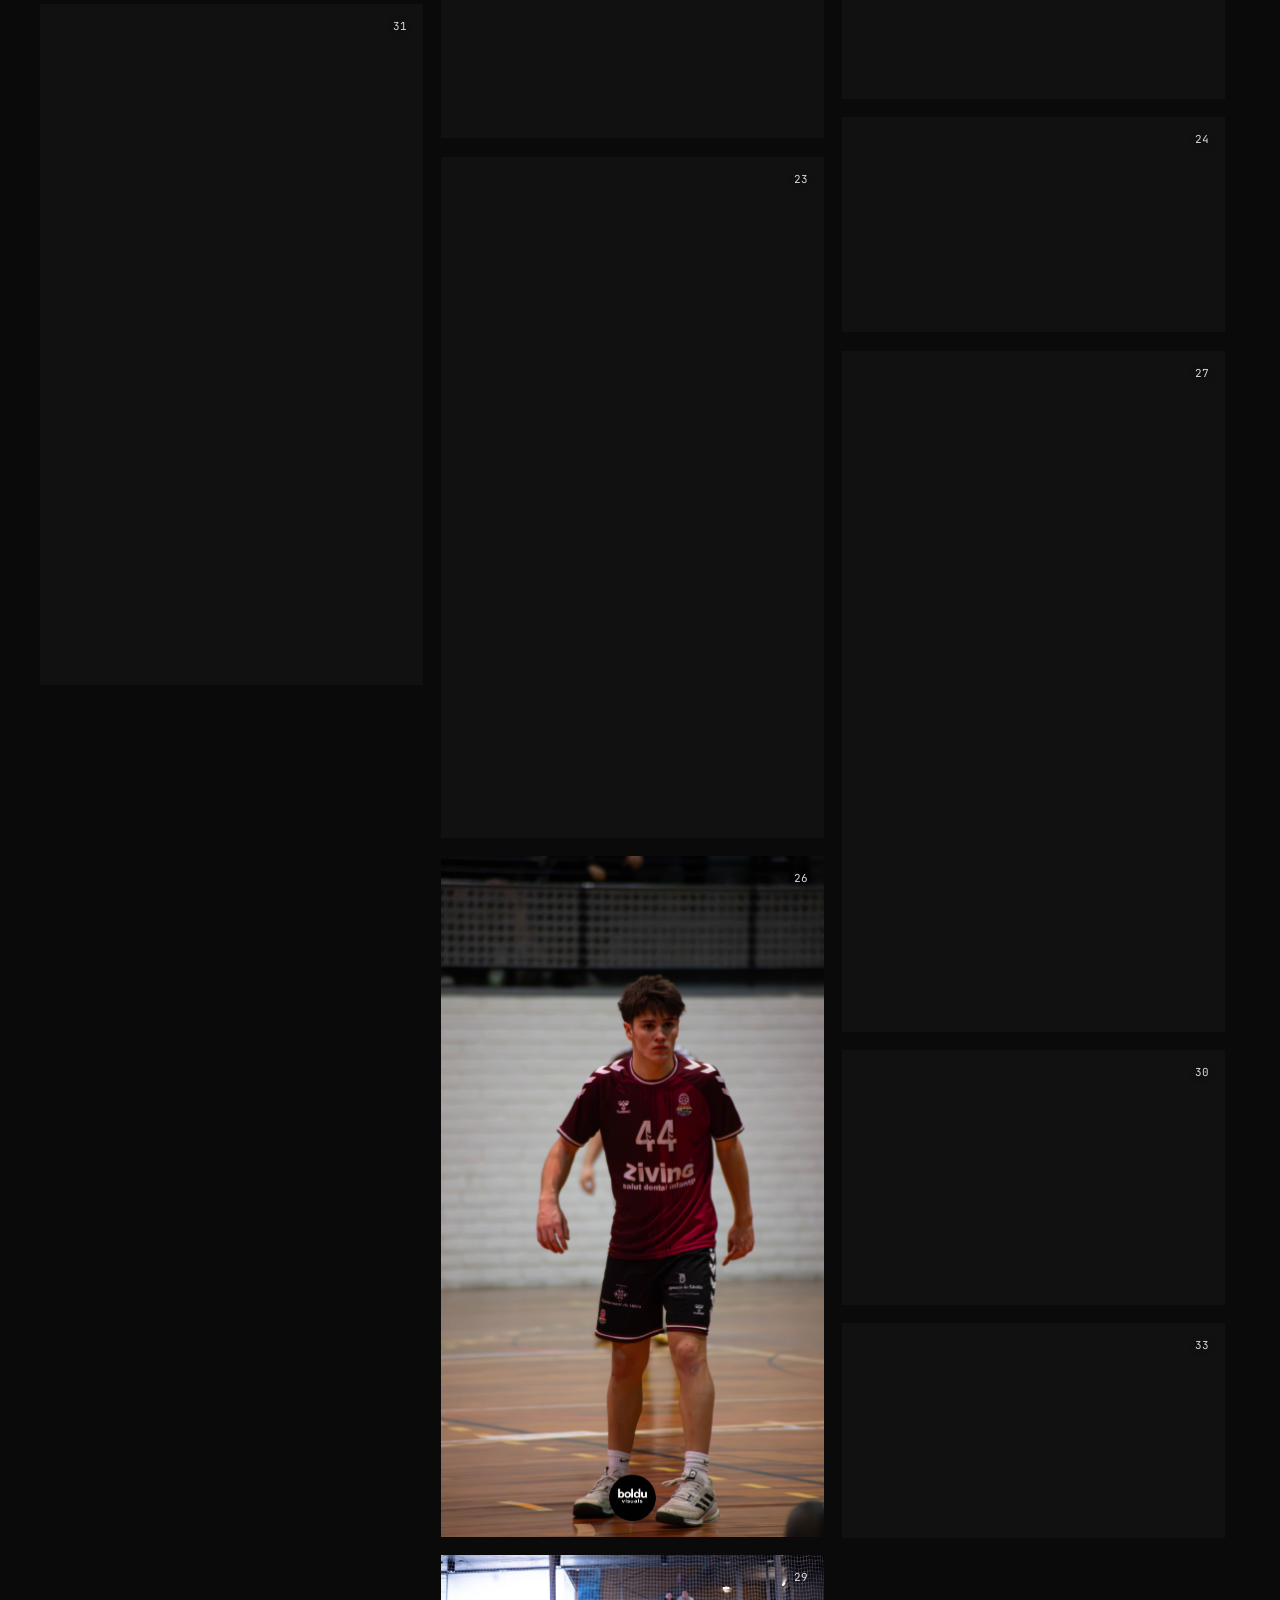
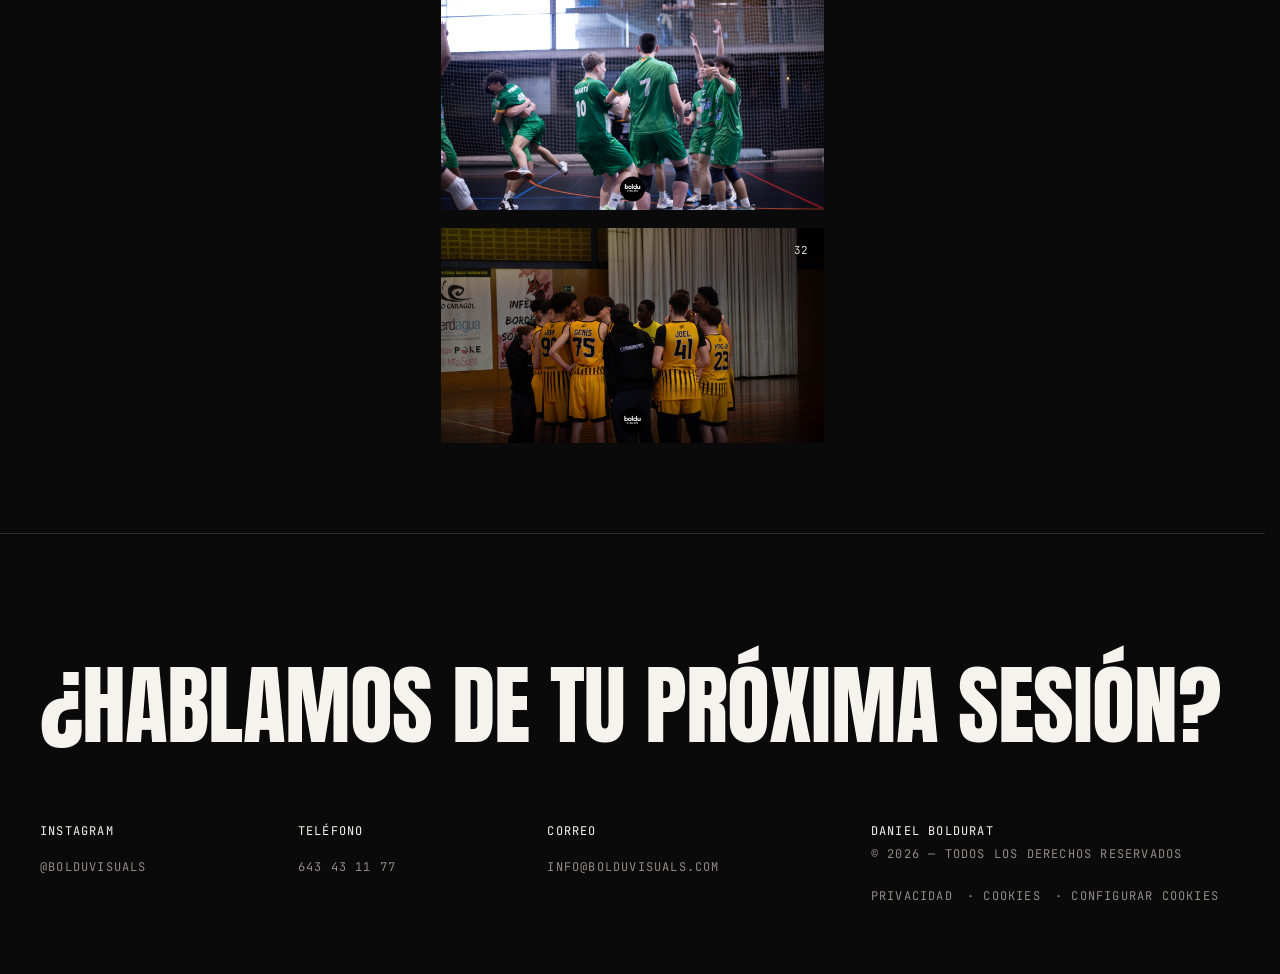
<file: deportes.html>
<!DOCTYPE html>
<html lang="es">
<head>
<meta charset="UTF-8">
<meta name="viewport" content="width=device-width, initial-scale=1.0">
<title>Deportes — Boldu Visuals</title>
<link rel="preconnect" href="https://fonts.googleapis.com">
<link rel="preconnect" href="https://fonts.gstatic.com" crossorigin>
<link href="https://fonts.googleapis.com/css2?family=Anton&family=Space+Grotesk:wght@400;500;600;700&family=JetBrains+Mono:wght@400;500&display=swap" rel="stylesheet">
<link rel="stylesheet" href="style.css">
<link rel="icon" type="image/png" sizes="96x96" href="logoblanco.jpg">
<script>try{var t=localStorage.getItem("theme");if(t)document.documentElement.dataset.theme=t}catch(e){}</script>
</head>
<body>
<div id="grain"></div>

<nav>
  <a class="brand" href="index.html"><img src="BolduLogo.jpg" alt="Boldu Visuals"><span>Boldu Visuals</span></a>
  <div class="navlinks">
    <a href="index.html">Principal</a>
    <div class="dropdown">
      <a href="index.html#album" class="active">Álbum</a>
      <div class="dropmenu">
        <a href="deportes.html" class="active">Deportes</a>
        <a href="DarkWhite.html">Black and White</a>
      </div>
    </div>
    <a href="descargas.html">Descargas</a>
    <a href="SobreMi.html">Sobre mí</a>
    <a href="Contacto.html">Contacto</a>
  </div>
  <div class="navright">
    <button class="theme-btn" aria-label="Cambiar entre modo claro y oscuro"><svg class="sun" viewBox="0 0 24 24"><circle cx="12" cy="12" r="4"/><path d="M12 2v3M12 19v3M2 12h3M19 12h3M4.9 4.9l2.1 2.1M17 17l2.1 2.1M4.9 19.1L7 17M17 7l2.1-2.1"/></svg><svg class="moon" viewBox="0 0 24 24"><path d="M21 12.8A9 9 0 1 1 11.2 3a7 7 0 0 0 9.8 9.8z"/></svg></button>
    <button class="menu-btn" aria-label="Menú">Menú</button>
  </div>
</nav>

<header class="pagehead">
  <div class="eyebrow">Galería · 32 fotografías</div>
  <h1><span class="word"><span>Deportes</span></span></h1>
  <p class="sub">Eventos y equipos de Cataluña, en color. Toca una foto para verla en grande.</p>
</header>

<section class="masonry">
  <figure><img src="Fotos%20Color/1.jpg" alt="Deportes 1" loading="lazy" decoding="async"><span class="num">01</span></figure>
  <figure><img src="Fotos%20Color/2.jpg" alt="Deportes 2" loading="lazy" decoding="async"><span class="num">02</span></figure>
  <figure><img src="Fotos%20Color/3.jpg" alt="Deportes 3" loading="lazy" decoding="async"><span class="num">03</span></figure>
  <figure><img src="Fotos%20Color/4.jpg" alt="Deportes 4" loading="lazy" decoding="async"><span class="num">04</span></figure>
  <figure><img src="Fotos%20Color/5.jpg" alt="Deportes 5" loading="lazy" decoding="async"><span class="num">05</span></figure>
  <figure><img src="Fotos%20Color/6.jpg" alt="Deportes 6" loading="lazy" decoding="async"><span class="num">06</span></figure>
  <figure><img src="Fotos%20Color/7.jpg" alt="Deportes 7" loading="lazy" decoding="async"><span class="num">07</span></figure>
  <figure><img src="Fotos%20Color/8.jpg" alt="Deportes 8" loading="lazy" decoding="async"><span class="num">08</span></figure>
  <figure><img src="Fotos%20Color/9.jpg" alt="Deportes 9" loading="lazy" decoding="async"><span class="num">09</span></figure>
  <figure><img src="Fotos%20Color/10.jpg" alt="Deportes 10" loading="lazy" decoding="async"><span class="num">10</span></figure>
  <figure><img src="Fotos%20Color/11.jpg" alt="Deportes 11" loading="lazy" decoding="async"><span class="num">11</span></figure>
  <figure><img src="Fotos%20Color/12.jpg" alt="Deportes 12" loading="lazy" decoding="async"><span class="num">12</span></figure>
  <figure><img src="Fotos%20Color/13.jpg" alt="Deportes 13" loading="lazy" decoding="async"><span class="num">13</span></figure>
  <figure><img src="Fotos%20Color/14.jpg" alt="Deportes 14" loading="lazy" decoding="async"><span class="num">14</span></figure>
  <figure><img src="Fotos%20Color/15.jpg" alt="Deportes 15" loading="lazy" decoding="async"><span class="num">15</span></figure>
  <figure><img src="Fotos%20Color/16.jpg" alt="Deportes 16" loading="lazy" decoding="async"><span class="num">16</span></figure>
  <figure><img src="Fotos%20Color/17.jpg" alt="Deportes 17" loading="lazy" decoding="async"><span class="num">17</span></figure>
  <figure><img src="Fotos%20Color/18.jpg" alt="Deportes 18" loading="lazy" decoding="async"><span class="num">18</span></figure>
  <figure><img src="Fotos%20Color/19.jpg" alt="Deportes 19" loading="lazy" decoding="async"><span class="num">19</span></figure>
  <figure><img src="Fotos%20Color/20.jpg" alt="Deportes 20" loading="lazy" decoding="async"><span class="num">20</span></figure>
  <figure><img src="Fotos%20Color/21.jpg" alt="Deportes 21" loading="lazy" decoding="async"><span class="num">21</span></figure>
  <figure><img src="Fotos%20Color/22.jpg" alt="Deportes 22" loading="lazy" decoding="async"><span class="num">22</span></figure>
  <figure><img src="Fotos%20Color/23.jpg" alt="Deportes 23" loading="lazy" decoding="async"><span class="num">23</span></figure>
  <figure><img src="Fotos%20Color/24.jpg" alt="Deportes 24" loading="lazy" decoding="async"><span class="num">24</span></figure>
  <figure><img src="Fotos%20Color/25.jpg" alt="Deportes 25" loading="lazy" decoding="async"><span class="num">25</span></figure>
  <figure><img src="Fotos%20Color/26.jpg" alt="Deportes 26" loading="lazy" decoding="async"><span class="num">26</span></figure>
  <figure><img src="Fotos%20Color/27.jpg" alt="Deportes 27" loading="lazy" decoding="async"><span class="num">27</span></figure>
  <figure><img src="Fotos%20Color/28.jpg" alt="Deportes 28" loading="lazy" decoding="async"><span class="num">28</span></figure>
  <figure><img src="Fotos%20Color/29.jpg" alt="Deportes 29" loading="lazy" decoding="async"><span class="num">29</span></figure>
  <figure><img src="Fotos%20Color/30.jpg" alt="Deportes 30" loading="lazy" decoding="async"><span class="num">30</span></figure>
  <figure><img src="Fotos%20Color/31.jpg" alt="Deportes 31" loading="lazy" decoding="async"><span class="num">31</span></figure>
  <figure><img src="Fotos%20Color/32.jpg" alt="Deportes 32" loading="lazy" decoding="async"><span class="num">32</span></figure>
  <figure><img src="Fotos%20Color/33.jpg" alt="Deportes 33" loading="lazy" decoding="async"><span class="num">33</span></figure>
</section>

<footer>
  <div class="big">¿Hablamos de tu <a href="Contacto.html">próxima sesión</a>?</div>
  <div class="footgrid">
    <div class="col"><span>Instagram</span><a href="https://www.instagram.com/bolduvisuals/" target="_blank" rel="noopener noreferrer">@bolduvisuals</a></div>
    <div class="col"><span>Teléfono</span><a href="tel:643431177">643 43 11 77</a></div>
    <div class="col"><span>Correo</span><a href="mailto:info@bolduvisuals.com">info@bolduvisuals.com</a></div>
    <div class="col"><span>Daniel Boldurat</span><span>© 2026 — Todos los derechos reservados</span><span class="legal"><a href="privacidad.html" target="_blank" rel="noopener noreferrer">Privacidad</a> · <a href="cookies.html" target="_blank" rel="noopener noreferrer">Cookies</a> · <a href="#" data-cookies>Configurar cookies</a></span></div>
  </div>
</footer>

<script src="script.js"></script>
</body>
</html>
</file>
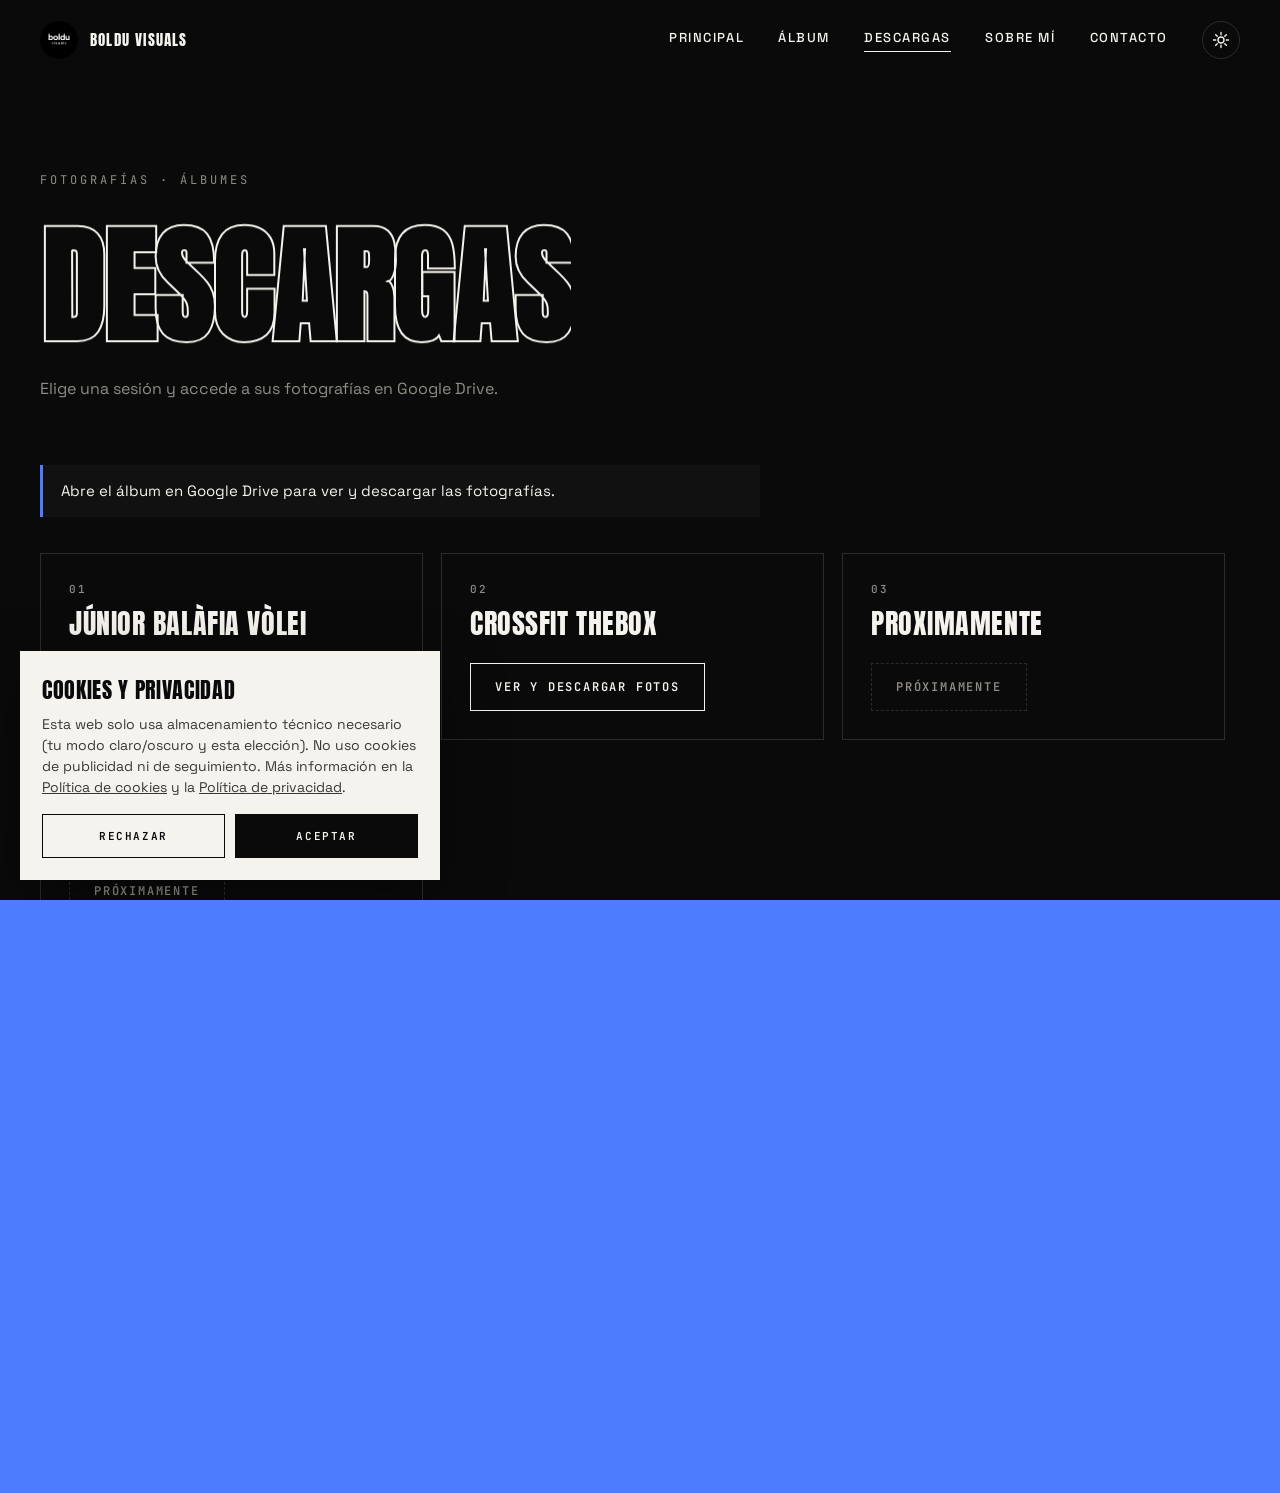
<file: descargas.html>
<!DOCTYPE html>
<html lang="es">
<head>
<meta charset="UTF-8">
<meta name="viewport" content="width=device-width, initial-scale=1.0">
<title>Descargas — Boldu Visuals</title>
<link rel="preconnect" href="https://fonts.googleapis.com">
<link rel="preconnect" href="https://fonts.gstatic.com" crossorigin>
<link href="https://fonts.googleapis.com/css2?family=Anton&family=Space+Grotesk:wght@400;500;600;700&family=JetBrains+Mono:wght@400;500&display=swap" rel="stylesheet">
<link rel="stylesheet" href="style.css">
<link rel="icon" type="image/png" sizes="96x96" href="logoblanco.jpg">
<script>try{var t=localStorage.getItem("theme");if(t)document.documentElement.dataset.theme=t}catch(e){}</script>
</head>
<body>
<div id="grain"></div>

<nav>
  <a class="brand" href="index.html"><img src="BolduLogo.jpg" alt="Boldu Visuals"><span>Boldu Visuals</span></a>
  <div class="navlinks">
    <a href="index.html">Principal</a>
    <div class="dropdown">
      <a href="index.html#album">Álbum</a>
      <div class="dropmenu">
        <a href="deportes.html">Deportes</a>
        <a href="DarkWhite.html">Black and White</a>
      </div>
    </div>
    <a href="descargas.html" class="active">Descargas</a>
    <a href="SobreMi.html">Sobre mí</a>
    <a href="Contacto.html">Contacto</a>
  </div>
  <div class="navright">
    <button class="theme-btn" aria-label="Cambiar entre modo claro y oscuro"><svg class="sun" viewBox="0 0 24 24"><circle cx="12" cy="12" r="4"/><path d="M12 2v3M12 19v3M2 12h3M19 12h3M4.9 4.9l2.1 2.1M17 17l2.1 2.1M4.9 19.1L7 17M17 7l2.1-2.1"/></svg><svg class="moon" viewBox="0 0 24 24"><path d="M21 12.8A9 9 0 1 1 11.2 3a7 7 0 0 0 9.8 9.8z"/></svg></button>
    <button class="menu-btn" aria-label="Menú">Menú</button>
  </div>
</nav>

<header class="pagehead">
  <div class="eyebrow">Fotografías · Álbumes</div>
  <h1><span class="word"><span>Descargas</span></span></h1>
  <p class="sub">Elige una sesión y accede a sus fotografías en Google Drive.</p>
</header>

<p class="dl-note">Abre el álbum en Google Drive para ver y descargar las fotografías.</p>

<!-- =====================================================================
  CÓMO EDITAR ESTA PÁGINA
  Cada álbum es un bloque <article class="dl-card"> ... </article>

  1) TÍTULO ........ cambia el texto dentro de <h2> ... </h2>
  2) DESCRIPCIÓN ... cambia el texto dentro de <p> ... </p> (opcional: borra esa línea)
  3) ENLACE ........ pega tu enlace de Google Drive entre las comillas de data-drive=""
                     Ejemplo: data-drive="https://drive.google.com/drive/folders/XXXXXXXX"
                     (el enlace debe empezar por https://drive.google.com/)
                     Mientras esté vacío, el botón sale desactivado ("Próximamente").
                     Cuando lo pegues, el botón pasa solo a «Ver y descargar fotos»
                     y se abre en una pestaña nueva.
  4) MÁS ÁLBUMES ... copia un bloque <article> entero y pégalo debajo; para quitar uno, bórralo.
  ===================================================================== -->
<main class="dl-grid" id="albumes">

<article class="dl-card" data-drive="https://drive.google.com/drive/folders/1msKDZiz3FrnMey_X9XX2vL-Jffg1A-hR?usp=drive_link">
  <span class="dl-num">01</span>
  <h2>JÚNIOR BALÀFIA VÒLEI</h2>
  <p></p>
  <a class="dl-btn is-off" aria-disabled="true">Próximamente</a>
</article>

<article class="dl-card" data-drive="https://drive.google.com/drive/folders/1lH9MxYKardxEZk4I_16RdjbGpmEnFL59?usp=sharing">
  <span class="dl-num">02</span>
  <h2>CROSSFIT THEBOX</h2>
  <p></p>
  <a class="dl-btn is-off" aria-disabled="true">Próximamente</a>
</article>

<article class="dl-card" data-drive="">
  <span class="dl-num">03</span>
  <h2>PROXIMAMENTE</h2>
  <p></p>
  <a class="dl-btn is-off" aria-disabled="true">Próximamente</a>
</article>

<article class="dl-card" data-drive="">
  <span class="dl-num">04</span>
  <h2>PROXIMAMENTE</h2>
  <p></p>
  <a class="dl-btn is-off" aria-disabled="true">Próximamente</a>
</article>

</main>

<footer>
  <div class="big">¿Hablamos de tu <a href="Contacto.html">próxima sesión</a>?</div>
  <div class="footgrid">
    <div class="col"><span>Instagram</span><a href="https://www.instagram.com/bolduvisuals/" target="_blank" rel="noopener noreferrer">@bolduvisuals</a></div>
    <div class="col"><span>Teléfono</span><a href="tel:643431177">643 43 11 77</a></div>
    <div class="col"><span>Correo</span><a href="mailto:info@bolduvisuals.com">info@bolduvisuals.com</a></div>
    <div class="col"><span>Daniel Boldurat</span><span>© 2026 — Todos los derechos reservados</span><span class="legal"><a href="privacidad.html" target="_blank" rel="noopener noreferrer">Privacidad</a> · <a href="cookies.html" target="_blank" rel="noopener noreferrer">Cookies</a> · <a href="#" data-cookies>Configurar cookies</a></span></div>
  </div>
</footer>

<script src="script.js"></script>
</body>
</html>
</file>
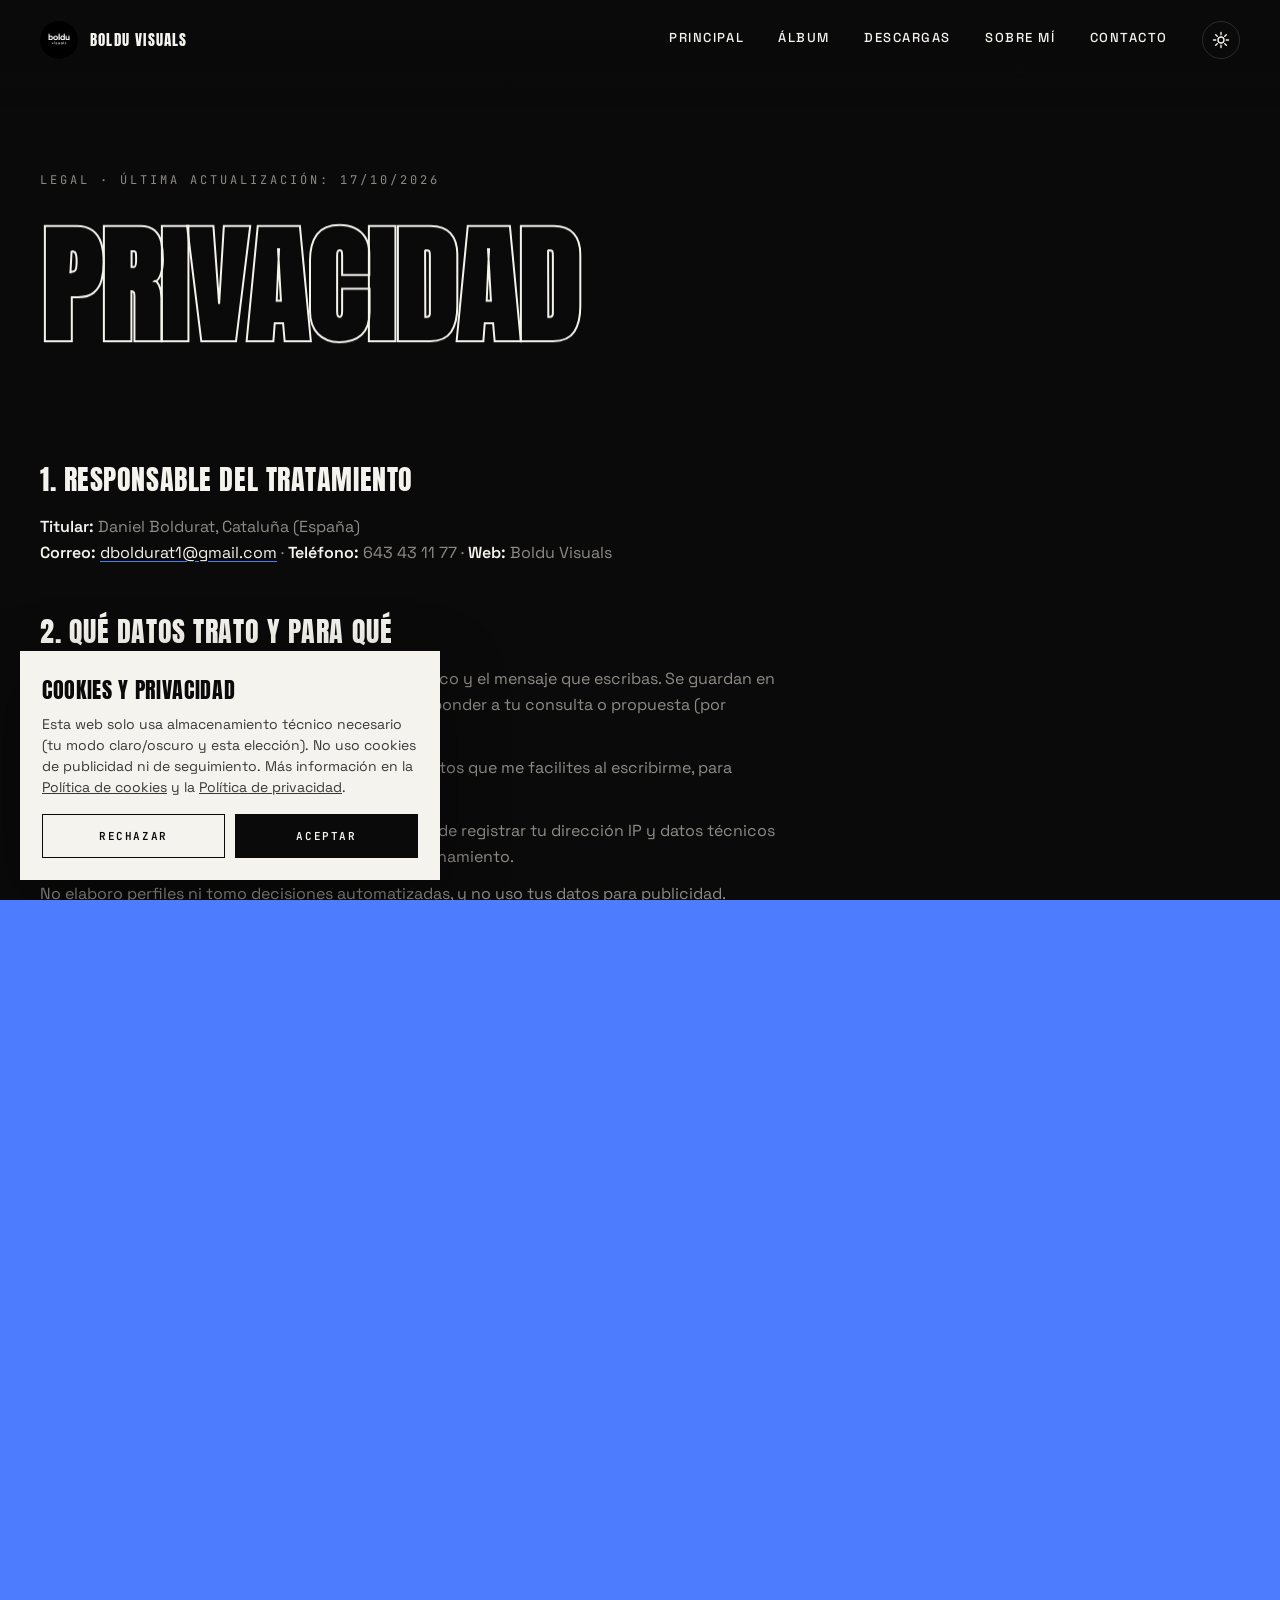
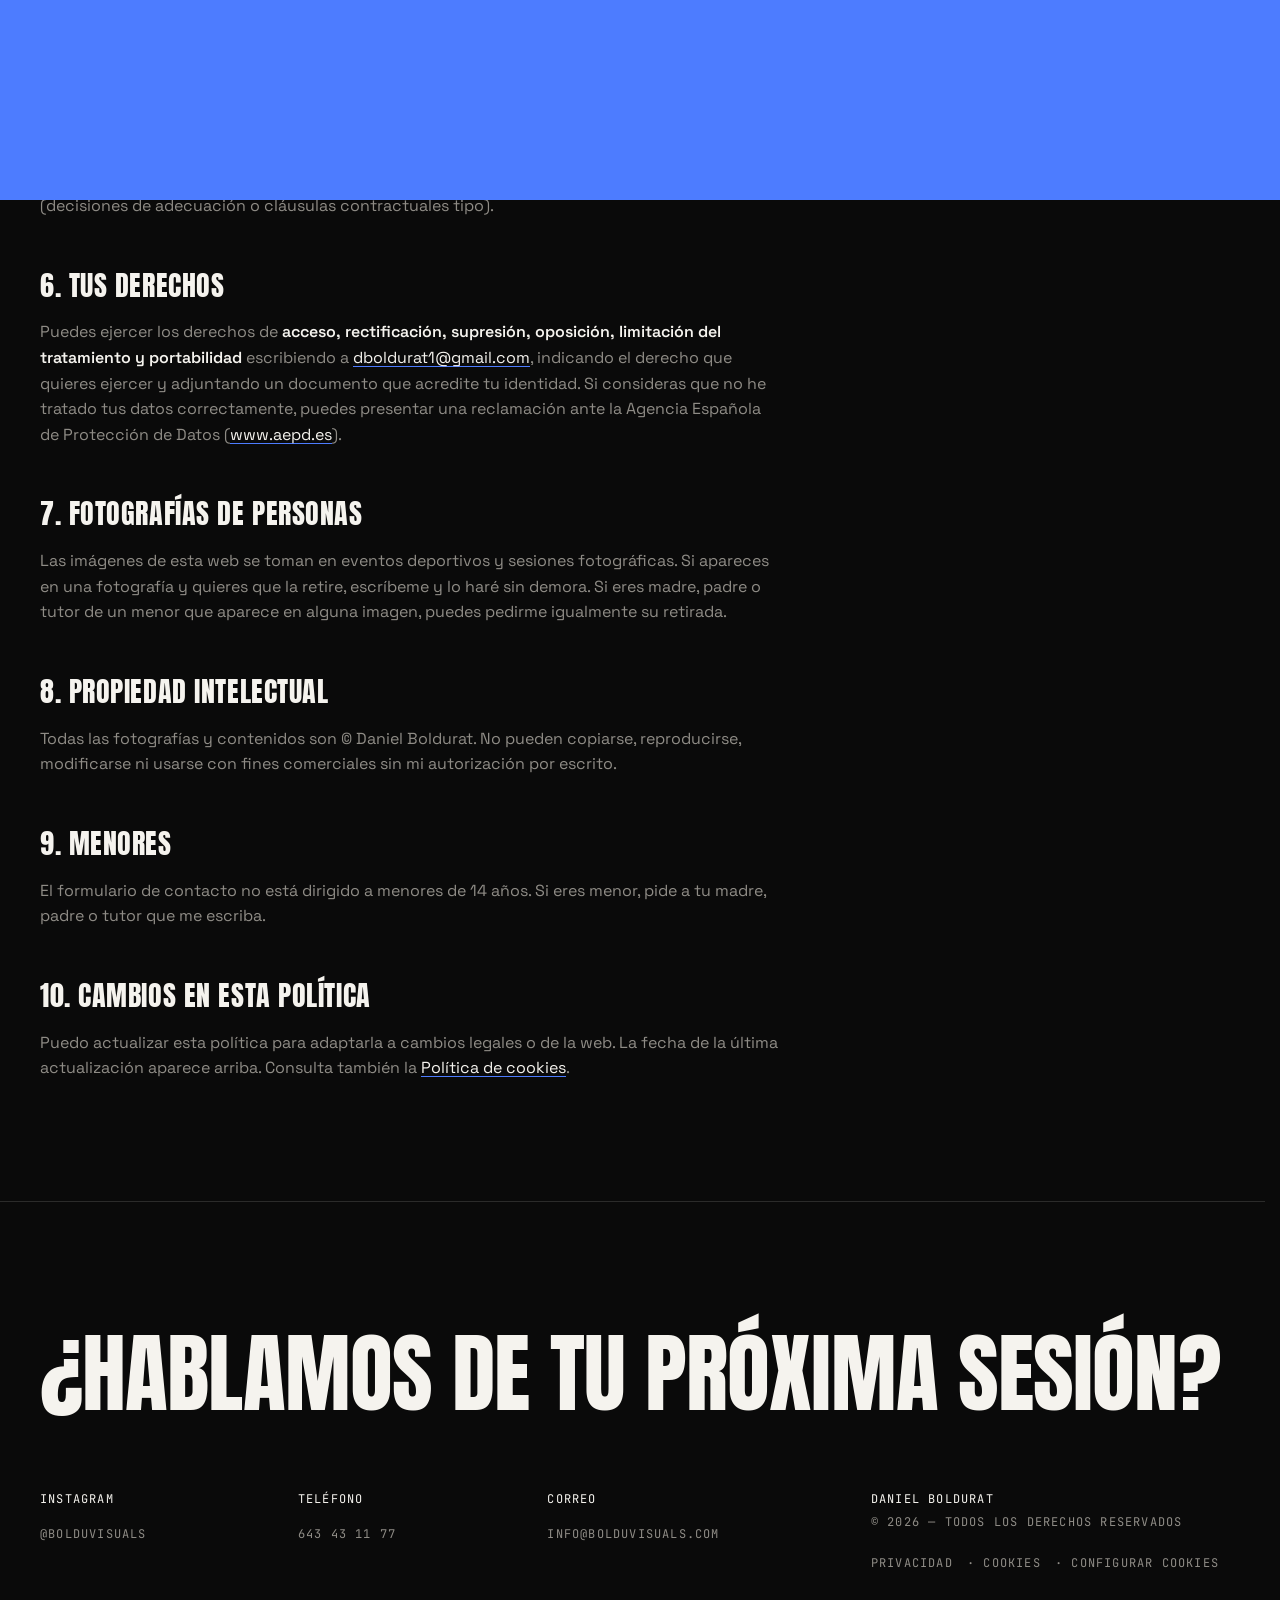
<file: privacidad.html>
<!DOCTYPE html>
<html lang="es">
<head>
<meta charset="UTF-8">
<meta name="viewport" content="width=device-width, initial-scale=1.0">
<title>Política de privacidad — Boldu Visuals</title>
<link rel="preconnect" href="https://fonts.googleapis.com">
<link rel="preconnect" href="https://fonts.gstatic.com" crossorigin>
<link href="https://fonts.googleapis.com/css2?family=Anton&family=Space+Grotesk:wght@400;500;600;700&family=JetBrains+Mono:wght@400;500&display=swap" rel="stylesheet">
<link rel="stylesheet" href="style.css">
<link rel="icon" type="image/png" sizes="96x96" href="logoblanco.jpg">
<script>try{var t=localStorage.getItem("theme");if(t)document.documentElement.dataset.theme=t}catch(e){}</script>
</head>
<body>
<div id="grain"></div>

<nav>
  <a class="brand" href="index.html"><img src="BolduLogo.jpg" alt="Boldu Visuals"><span>Boldu Visuals</span></a>
  <div class="navlinks">
    <a href="index.html">Principal</a>
    <div class="dropdown">
      <a href="index.html#album">Álbum</a>
      <div class="dropmenu">
        <a href="deportes.html">Deportes</a>
        <a href="DarkWhite.html">Black and White</a>
      </div>
    </div>
    <a href="descargas.html">Descargas</a>
    <a href="SobreMi.html">Sobre mí</a>
    <a href="Contacto.html">Contacto</a>
  </div>
  <div class="navright">
    <button class="theme-btn" aria-label="Cambiar entre modo claro y oscuro"><svg class="sun" viewBox="0 0 24 24"><circle cx="12" cy="12" r="4"/><path d="M12 2v3M12 19v3M2 12h3M19 12h3M4.9 4.9l2.1 2.1M17 17l2.1 2.1M4.9 19.1L7 17M17 7l2.1-2.1"/></svg><svg class="moon" viewBox="0 0 24 24"><path d="M21 12.8A9 9 0 1 1 11.2 3a7 7 0 0 0 9.8 9.8z"/></svg></button>
    <button class="menu-btn" aria-label="Menú">Menú</button>
  </div>
</nav>

<header class="pagehead">
  <div class="eyebrow">Legal · Última actualización: 17/10/2026</div>
  <h1><span class="word"><span>Privacidad</span></span></h1>
</header>

<main class="legal-page">

<h2>1. Responsable del tratamiento</h2>
<p><strong>Titular:</strong> Daniel Boldurat, Cataluña (España)<br>
<strong>Correo:</strong> <a href="mailto:dboldurat1@gmail.com">dboldurat1@gmail.com</a> · <strong>Teléfono:</strong> 643 43 11 77 · <strong>Web:</strong> Boldu Visuals</p>

<h2>2. Qué datos trato y para qué</h2>
<ul>
<li><strong>Formulario de contacto:</strong> nombre, correo electrónico y el mensaje que escribas. Se guardan en una base de datos y los uso únicamente para responder a tu consulta o propuesta (por ejemplo, una sesión de fotos).</li>
<li><strong>Contacto por correo, teléfono o Instagram:</strong> los datos que me facilites al escribirme, para atender tu solicitud.</li>
<li><strong>Navegación:</strong> el servidor donde se aloja la web puede registrar tu dirección IP y datos técnicos del navegador por motivos de seguridad y funcionamiento.</li>
</ul>
<p>No elaboro perfiles ni tomo decisiones automatizadas, y no uso tus datos para publicidad.</p>

<h2>3. Base jurídica</h2>
<p>Tu <strong>consentimiento</strong> (art. 6.1.a RGPD), que das al marcar la casilla y enviar el formulario o al escribirme voluntariamente. Si solicitas un presupuesto o servicio, también el <strong>tratamiento de medidas precontractuales</strong> (art. 6.1.b RGPD). Puedes retirar el consentimiento cuando quieras.</p>

<h2>4. Cuánto tiempo conservo los datos</h2>
<p>El tiempo necesario para atender tu solicitud y, después, hasta 12 meses desde el último contacto, salvo que se inicie una relación profesional (en ese caso, durante los plazos legales aplicables). Después los elimino o los bloqueo si la ley lo exige.</p>

<h2>5. Destinatarios y proveedores</h2>
<p>No cedo tus datos a terceros salvo obligación legal. Para que la web funcione intervienen estos proveedores:</p>
<ul>
<li><strong>Proveedor de alojamiento web</strong> GITHUB: aloja la web y puede registrar datos técnicos de conexión, como la dirección IP, por seguridad.</li>
<li><strong>Supabase, Inc.</strong>: base de datos donde se almacenan los mensajes del formulario de contacto SUPABASE.</li>
<li><strong>Google LLC</strong> (EE. UU.): servicio de correo (Gmail) y tipografías de Google Fonts; al cargar la web, tu navegador pide las fuentes a Google, que recibe tu dirección IP.</li>
<li><strong>Google Drive</strong> (Google LLC): en la sección Descargas, los botones llevan a álbumes alojados en Google Drive. Al abrirlos sales de esta web y se aplican las condiciones y la política de privacidad de Google. Esta web no carga contenido de Drive por su cuenta.</li>
<li><strong>jsDelivr</strong> (red de distribución de contenidos): en la página de contacto sirve la librería necesaria para que funcione el formulario; al cargarla recibe tu dirección IP.</li>
</ul>
<p>Estas transferencias internacionales se amparan en las garantías previstas por el RGPD (decisiones de adecuación o cláusulas contractuales tipo).</p>

<h2>6. Tus derechos</h2>
<p>Puedes ejercer los derechos de <strong>acceso, rectificación, supresión, oposición, limitación del tratamiento y portabilidad</strong> escribiendo a <a href="mailto:dboldurat1@gmail.com">dboldurat1@gmail.com</a>, indicando el derecho que quieres ejercer y adjuntando un documento que acredite tu identidad. Si consideras que no he tratado tus datos correctamente, puedes presentar una reclamación ante la Agencia Española de Protección de Datos (<a href="https://www.aepd.es" target="_blank" rel="noopener">www.aepd.es</a>).</p>

<h2>7. Fotografías de personas</h2>
<p>Las imágenes de esta web se toman en eventos deportivos y sesiones fotográficas. Si apareces en una fotografía y quieres que la retire, escríbeme y lo haré sin demora. Si eres madre, padre o tutor de un menor que aparece en alguna imagen, puedes pedirme igualmente su retirada.</p>

<h2>8. Propiedad intelectual</h2>
<p>Todas las fotografías y contenidos son © Daniel Boldurat. No pueden copiarse, reproducirse, modificarse ni usarse con fines comerciales sin mi autorización por escrito.</p>

<h2>9. Menores</h2>
<p>El formulario de contacto no está dirigido a menores de 14 años. Si eres menor, pide a tu madre, padre o tutor que me escriba.</p>

<h2>10. Cambios en esta política</h2>
<p>Puedo actualizar esta política para adaptarla a cambios legales o de la web. La fecha de la última actualización aparece arriba. Consulta también la <a href="cookies.html">Política de cookies</a>.</p>
</main>

<footer>
  <div class="big">¿Hablamos de tu <a href="Contacto.html">próxima sesión</a>?</div>
  <div class="footgrid">
    <div class="col"><span>Instagram</span><a href="https://www.instagram.com/bolduvisuals/" target="_blank" rel="noopener noreferrer">@bolduvisuals</a></div>
    <div class="col"><span>Teléfono</span><a href="tel:643431177">643 43 11 77</a></div>
    <div class="col"><span>Correo</span><a href="mailto:info@bolduvisuals.com">info@bolduvisuals.com</a></div>
    <div class="col"><span>Daniel Boldurat</span><span>© 2026 — Todos los derechos reservados</span><span class="legal"><a href="privacidad.html" target="_blank" rel="noopener noreferrer">Privacidad</a> · <a href="cookies.html" target="_blank" rel="noopener noreferrer">Cookies</a> · <a href="#" data-cookies>Configurar cookies</a></span></div>
  </div>
</footer>

<script src="script.js"></script>
</body>
</html>
</file>
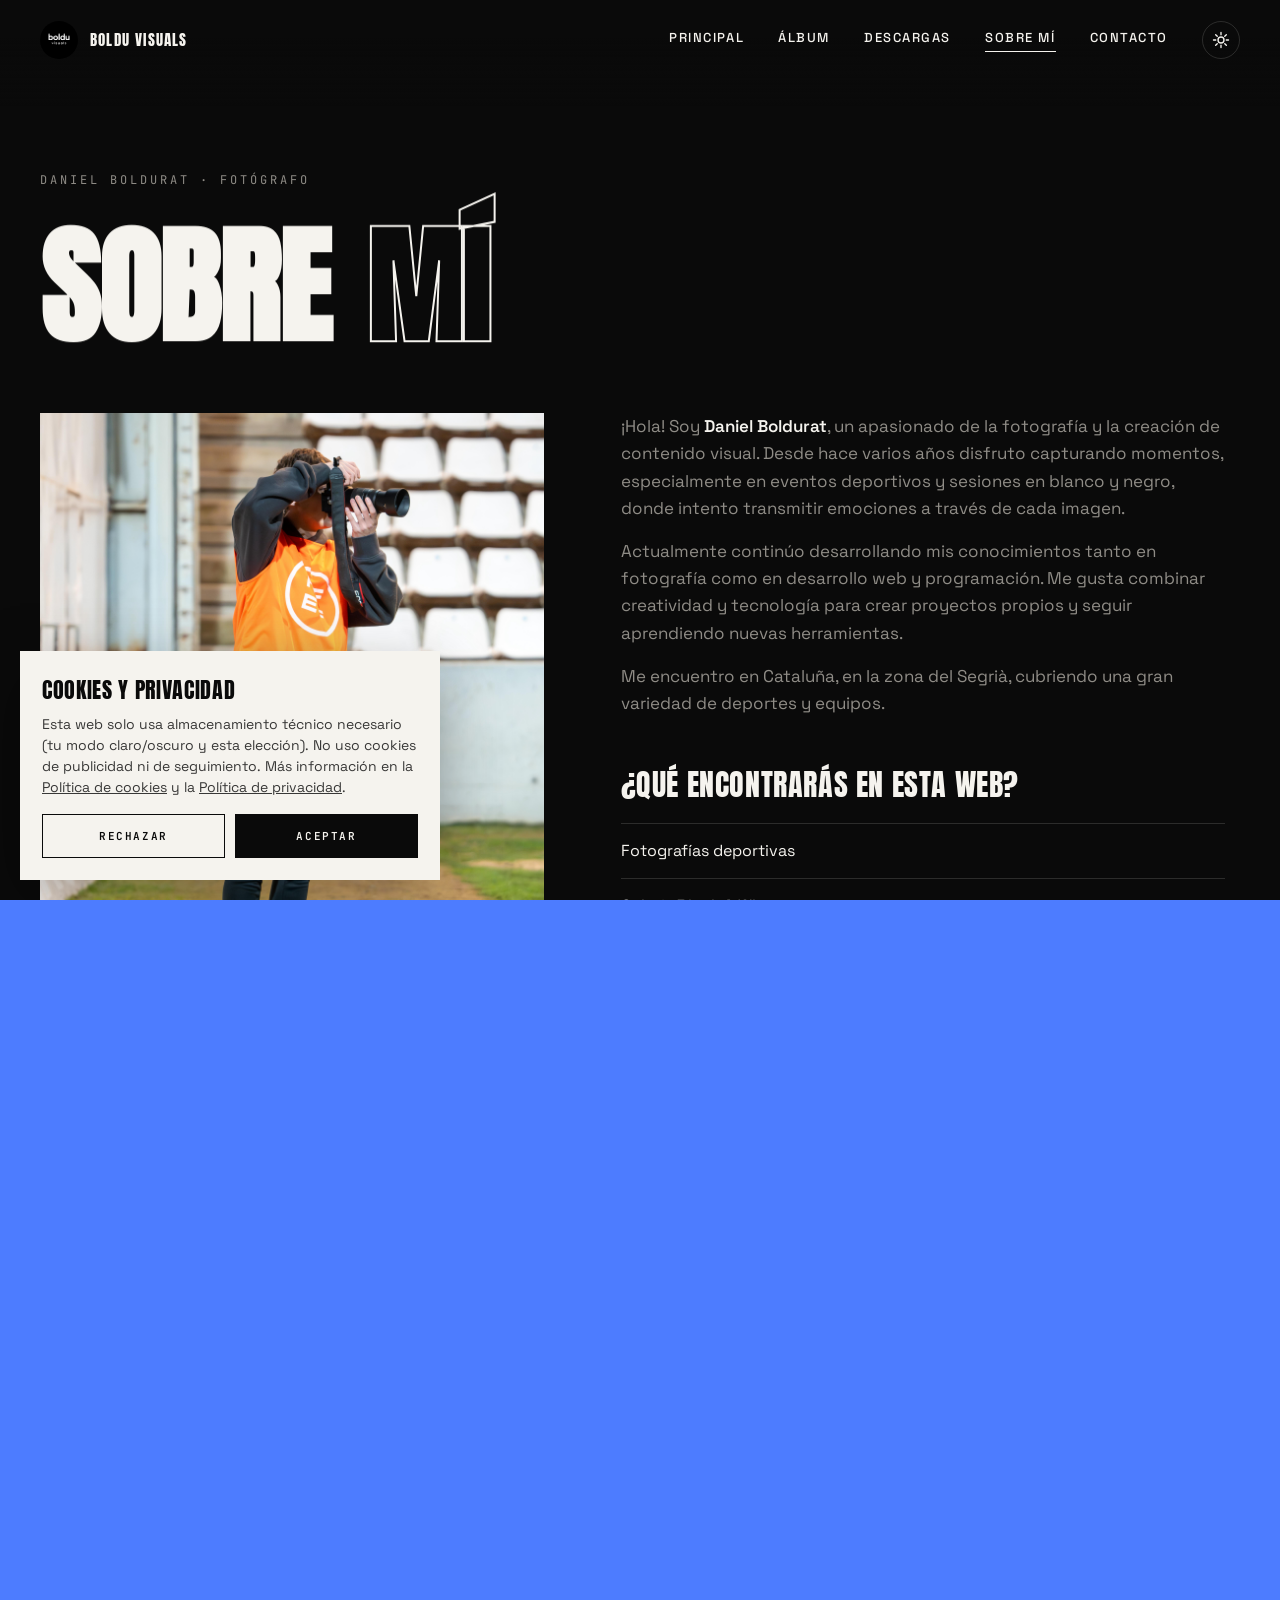
<file: SobreMi.html>
<!DOCTYPE html>
<html lang="es">
<head>
<meta charset="UTF-8">
<meta name="viewport" content="width=device-width, initial-scale=1.0">
<title>Sobre mí — Boldu Visuals</title>
<link rel="preconnect" href="https://fonts.googleapis.com">
<link rel="preconnect" href="https://fonts.gstatic.com" crossorigin>
<link href="https://fonts.googleapis.com/css2?family=Anton&family=Space+Grotesk:wght@400;500;600;700&family=JetBrains+Mono:wght@400;500&display=swap" rel="stylesheet">
<link rel="stylesheet" href="style.css">
<link rel="icon" type="image/png" sizes="96x96" href="logoblanco.jpg">
<script>try{var t=localStorage.getItem("theme");if(t)document.documentElement.dataset.theme=t}catch(e){}</script>
</head>
<body>
<div id="grain"></div>

<nav>
  <a class="brand" href="index.html"><img src="BolduLogo.jpg" alt="Boldu Visuals"><span>Boldu Visuals</span></a>
  <div class="navlinks">
    <a href="index.html">Principal</a>
    <div class="dropdown">
      <a href="index.html#album">Álbum</a>
      <div class="dropmenu">
        <a href="deportes.html">Deportes</a>
        <a href="DarkWhite.html">Black and White</a>
      </div>
    </div>
    <a href="descargas.html">Descargas</a>
    <a href="SobreMi.html" class="active">Sobre mí</a>
    <a href="Contacto.html">Contacto</a>
  </div>
  <div class="navright">
    <button class="theme-btn" aria-label="Cambiar entre modo claro y oscuro"><svg class="sun" viewBox="0 0 24 24"><circle cx="12" cy="12" r="4"/><path d="M12 2v3M12 19v3M2 12h3M19 12h3M4.9 4.9l2.1 2.1M17 17l2.1 2.1M4.9 19.1L7 17M17 7l2.1-2.1"/></svg><svg class="moon" viewBox="0 0 24 24"><path d="M21 12.8A9 9 0 1 1 11.2 3a7 7 0 0 0 9.8 9.8z"/></svg></button>
    <button class="menu-btn" aria-label="Menú">Menú</button>
  </div>
</nav>

<header class="pagehead">
  <div class="eyebrow">Daniel Boldurat · Fotógrafo</div>
  <h1><span class="word"><span>Sobre</span></span><span class="word"><span>mí</span></span></h1>
</header>

<main class="about">
  <figure class="portrait"><img src="Fotos%20HTML/Danoi%20fotos.jpg" alt="Foto de Daniel Boldurat"></figure>
  <div class="abouttext">
    <p>¡Hola! Soy <strong>Daniel Boldurat</strong>, un apasionado de la fotografía y la creación de contenido visual. Desde hace varios años disfruto capturando momentos, especialmente en eventos deportivos y sesiones en blanco y negro, donde intento transmitir emociones a través de cada imagen.</p>
    <p>Actualmente continúo desarrollando mis conocimientos tanto en fotografía como en desarrollo web y programación. Me gusta combinar creatividad y tecnología para crear proyectos propios y seguir aprendiendo nuevas herramientas.</p>
    <p>Me encuentro en Cataluña, en la zona del Segrià, cubriendo una gran variedad de deportes y equipos.</p>
    <h3>¿Qué encontrarás en esta web?</h3>
    <ul>
      <li><a href="deportes.html">Fotografías deportivas</a></li>
      <li><a href="DarkWhite.html">Galería Black &amp; White</a></li>
      <li><a href="index.html#album">Proyectos personales</a></li>
      <li><a href="index.html">Mi evolución como fotógrafo</a></li>
    </ul>
    <h3>Mi objetivo</h3>
    <p>Mi objetivo es seguir creciendo como fotógrafo, mejorar constantemente mi técnica y ofrecer imágenes que transmitan la esencia de cada momento. Este portfolio es una forma de compartir mi trabajo y mostrar mi evolución.</p>
  </div>
</main>

<footer>
  <div class="big">¿Hablamos de tu <a href="Contacto.html">próxima sesión</a>?</div>
  <div class="footgrid">
    <div class="col"><span>Instagram</span><a href="https://www.instagram.com/bolduvisuals/" target="_blank" rel="noopener noreferrer">@bolduvisuals</a></div>
    <div class="col"><span>Teléfono</span><a href="tel:643431177">643 43 11 77</a></div>
    <div class="col"><span>Correo</span><a href="mailto:info@bolduvisuals.com">info@bolduvisuals.com</a></div>
    <div class="col"><span>Daniel Boldurat</span><span>© 2026 — Todos los derechos reservados</span><span class="legal"><a href="privacidad.html" target="_blank" rel="noopener noreferrer">Privacidad</a> · <a href="cookies.html" target="_blank" rel="noopener noreferrer">Cookies</a> · <a href="#" data-cookies>Configurar cookies</a></span></div>
  </div>
</footer>

<script src="script.js"></script>
</body>
</html>
</file>
<file: style.css>
:root{--bg:#0a0a0a;--fg:#f5f3ee;--muted:#8f8c86;--accent:#4d7cff;--line:rgba(245,243,238,.14);--ph:#111;color-scheme:dark;}
:root[data-theme=light]{--bg:#f5f3ee;--fg:#0a0a0a;--muted:#6b6862;--accent:#2f5bff;--line:rgba(10,10,10,.16);--ph:#e4e1da;color-scheme:light;}
*{margin:0;padding:0;box-sizing:border-box;}
html{scroll-behavior:smooth;-webkit-text-size-adjust:100%;text-size-adjust:100%;scrollbar-gutter:stable;}
body{-webkit-font-smoothing:antialiased;-moz-osx-font-smoothing:grayscale;background:var(--bg);color:var(--fg);font-family:'Space Grotesk',system-ui,-apple-system,'Segoe UI',Roboto,sans-serif;line-height:1.6;}
::selection{background:var(--accent);color:#fff;}
a{color:inherit;text-decoration:none;}
:focus-visible{outline:2px solid var(--accent);outline-offset:3px;}

/* cursor + grano */
#flash{position:fixed;inset:0;background:#fff;opacity:0;pointer-events:none;z-index:300;}
#flash.go{animation:flash .4s ease-out;}
@keyframes flash{0%{opacity:.4;}100%{opacity:0;}}
#progress{position:fixed;top:0;left:0;width:100%;height:3px;background:var(--accent);transform-origin:left;transform:scaleX(0);z-index:150;}
#grain{display:none;}

/* nav */
nav{position:fixed;top:0;left:0;right:0;z-index:100;display:flex;align-items:center;justify-content:space-between;padding:18px 40px;}
.brand{display:flex;align-items:center;gap:12px;position:relative;z-index:2;}
.brand img{width:38px;height:38px;border-radius:50%;object-fit:cover;filter:grayscale(1) contrast(1.2);}
.brand span{font-family:'Anton',Impact,'Arial Narrow',sans-serif;letter-spacing:.08em;font-size:15px;text-transform:uppercase;}
.navlinks{display:flex;gap:34px;font-size:13px;letter-spacing:.12em;font-weight:500;text-transform:uppercase;}
.navlinks a{position:relative;padding-bottom:4px;}
.navlinks a::after{content:'';position:absolute;left:0;bottom:0;height:1px;width:0;background:var(--fg);transition:width .35s cubic-bezier(.65,0,.35,1);}
.navlinks a:hover::after,.navlinks a.active::after{width:100%;}
.dropdown{position:relative;}
.dropdown::after{content:'';position:absolute;left:0;right:0;top:100%;height:14px;}
.dropmenu{position:absolute;top:calc(100% + 10px);left:-10px;background:var(--fg);color:var(--bg);padding:10px 0;min-width:170px;border-radius:2px;opacity:0;visibility:hidden;transform:translateY(-6px);transition:.25s ease;}
.dropdown:hover .dropmenu,.dropdown:focus-within .dropmenu{opacity:1;visibility:visible;transform:none;}
.dropmenu a{display:block;padding:8px 18px;font-size:12px;letter-spacing:.1em;}
.dropmenu a::after{display:none;}
.dropmenu a:hover,.dropmenu a.active{background:var(--accent);color:#fff;}
.menu-btn{display:none;background:none;border:0;color:var(--fg);font:500 12px 'JetBrains Mono',ui-monospace,Menlo,Consolas,monospace;letter-spacing:.15em;text-transform:uppercase;position:relative;z-index:2;}

/* títulos */
.eyebrow{font-family:'JetBrains Mono',ui-monospace,Menlo,Consolas,monospace;font-size:12px;letter-spacing:.25em;color:var(--muted);text-transform:uppercase;margin-bottom:18px;opacity:0;animation:fadeUp .8s .3s forwards;}
h1{font-family:'Anton',Impact,'Arial Narrow',sans-serif;font-size:clamp(48px,10vw,150px);line-height:.95;letter-spacing:-.01em;text-transform:uppercase;display:flex;flex-wrap:wrap;}
.hero h1{font-size:clamp(52px,13vw,190px);line-height:.88;}
h1 .word{display:flex;overflow:hidden;margin-right:.28em;padding:.14em 0 .02em;}
h1 .word>span{display:inline-block;transform:translateY(110%);animation:riseUp .9s cubic-bezier(.2,.8,.2,1) forwards;}
h1 .word:nth-child(2)>span{animation-delay:.1s;}
h1 .word:last-child>span{color:transparent;-webkit-text-stroke:2px var(--fg);}
.sub{margin-top:26px;max-width:520px;font-size:16px;color:var(--muted);opacity:0;animation:fadeUp .8s .9s forwards;}
.sub b{color:var(--fg);font-weight:600;}
@keyframes riseUp{to{transform:translateY(0);}}
@keyframes fadeUp{from{opacity:0;transform:translateY(14px);}to{opacity:1;transform:none;}}

.hero{min-height:100vh;min-height:100svh;display:flex;flex-direction:column;justify-content:center;padding:0 40px;position:relative;}
.pagehead{padding:19vh 40px 7vh;}
.scrolldown{position:absolute;bottom:36px;left:40px;display:flex;align-items:center;gap:10px;font-family:'JetBrains Mono',ui-monospace,Menlo,Consolas,monospace;font-size:11px;letter-spacing:.15em;color:var(--muted);}
.scrolldown .bar{width:1px;height:34px;background:var(--line);position:relative;overflow:hidden;}
.scrolldown .bar::after{content:'';position:absolute;top:-100%;left:0;width:100%;height:100%;background:var(--accent);animation:scrollbar 1.6s ease-in-out infinite;}
@keyframes scrollbar{50%{top:0;}100%{top:100%;}}

/* marquee */
.marquee-wrap{border-top:1px solid var(--line);border-bottom:1px solid var(--line);padding:20px 0;transform:rotate(-1.4deg) scale(1.03);background:var(--bg);position:relative;z-index:2;margin:6vh 0;}
.marquee{display:flex;white-space:nowrap;will-change:transform;animation:scroll 30s linear infinite;}
.marquee span{font-family:'Anton',Impact,'Arial Narrow',sans-serif;font-size:clamp(28px,5vw,54px);text-transform:uppercase;padding:0 28px;color:transparent;-webkit-text-stroke:1.4px var(--fg);}
.marquee span.dot{color:var(--accent);-webkit-text-stroke:0;}
@keyframes scroll{to{transform:translateX(-50%);}}

/* galerías */
.gallery-section{padding:4vh 40px 10vh;}
.row{display:grid;gap:18px;margin-bottom:18px;}
.row1{grid-template-columns:1.2fr 1fr 1fr;}
.row2{grid-template-columns:repeat(4,1fr);}
.masonry{columns:3;column-gap:18px;padding:0 40px 10vh;}
figure{position:relative;overflow:hidden;background:var(--ph);opacity:0;transform:translateY(28px);transition:opacity .6s ease,transform .6s cubic-bezier(.2,.8,.2,1);contain:paint;}
figure.in{opacity:1;transform:none;}
figure.tall{aspect-ratio:3/4;}
figure.wide{aspect-ratio:4/5;}
figure img{width:100%;height:100%;object-fit:cover;display:block;transition:transform .6s cubic-bezier(.2,.8,.2,1);}
figure:hover img{transform:scale(1.06);}
figure::before{content:'';position:absolute;inset:0;background:linear-gradient(180deg,transparent 55%,rgba(0,0,0,.75));opacity:0;transition:opacity .4s;z-index:1;pointer-events:none;}
figure:hover::before{opacity:1;}
figcaption{position:absolute;left:16px;bottom:14px;z-index:2;font-family:'JetBrains Mono',ui-monospace,Menlo,Consolas,monospace;font-size:11px;letter-spacing:.12em;text-transform:uppercase;color:#fff;opacity:0;transform:translateY(10px);transition:.4s;}
figure:hover figcaption{opacity:1;transform:none;}
.num{position:absolute;top:14px;right:16px;z-index:2;font-family:'JetBrains Mono',ui-monospace,Menlo,Consolas,monospace;font-size:11px;color:rgba(255,255,255,.85);text-shadow:0 1px 6px rgba(0,0,0,.6);}
.row1 figure:nth-child(2),.row2 figure:nth-child(2){transition-delay:.12s;}
.row1 figure:nth-child(3),.row2 figure:nth-child(3){transition-delay:.2s;}
.row2 figure:nth-child(4){transition-delay:.28s;}

/* lightbox */
#lb{position:fixed;inset:0;z-index:200;background:rgba(0,0,0,.95);display:flex;align-items:center;justify-content:center;opacity:0;pointer-events:none;visibility:hidden;transition:opacity .3s,visibility 0s .3s;}
#lb.open{opacity:1;pointer-events:auto;visibility:visible;transition:opacity .3s;}
#lb img{max-width:90vw;max-height:88vh;object-fit:contain;}
#lb button{position:absolute;background:none;border:0;color:#fff;font-size:26px;padding:18px;}
#lb .x{top:10px;right:14px;}#lb .p{left:10px;top:50%;}#lb .n{right:10px;top:50%;}

/* sobre mí */
.about{display:grid;grid-template-columns:5fr 6fr;gap:6vw;padding:0 40px 12vh;align-items:start;}
.portrait{aspect-ratio:4/5;}
.portrait img{object-position:center top;}
.abouttext p{color:var(--muted);max-width:620px;margin-bottom:16px;font-size:17px;}
.abouttext p strong{color:var(--fg);font-weight:600;}
.abouttext h3,.contact h3{font-family:'Anton',Impact,'Arial Narrow',sans-serif;font-weight:400;text-transform:uppercase;font-size:30px;letter-spacing:.02em;margin:44px 0 14px;}
.abouttext ul{list-style:none;border-top:1px solid var(--line);margin-bottom:10px;}
.abouttext li{border-bottom:1px solid var(--line);}
.abouttext li a{display:block;padding:14px 0;transition:.3s;}
.abouttext li a:hover{color:var(--accent);padding-left:10px;}

/* contacto */
.contact{display:grid;grid-template-columns:1fr 1fr;gap:6vw;padding:0 40px 12vh;align-items:start;}
.contact .lead{font-size:18px;color:var(--muted);max-width:480px;}
.datos{margin-top:36px;}
.datos div{display:flex;justify-content:space-between;gap:20px;padding:18px 0;border-bottom:1px solid var(--line);font-family:'JetBrains Mono',ui-monospace,Menlo,Consolas,monospace;font-size:12px;letter-spacing:.1em;}
.datos div:first-child{border-top:1px solid var(--line);}
.datos span{color:var(--muted);text-transform:uppercase;}
.datos a:hover{color:var(--accent);}
.contact h3{margin-top:0;}
form{display:flex;flex-direction:column;gap:22px;}
input,textarea{background:none;border:0;border-bottom:1px solid var(--line);color:var(--fg);font:inherit;padding:14px 0;outline:none;border-radius:0;resize:none;transition:border-color .3s;}
input:focus,textarea:focus{border-color:var(--accent);}
::placeholder{color:var(--muted);}
.send{align-self:flex-start;background:var(--fg);color:var(--bg);border:0;padding:16px 34px;font:600 12px 'JetBrains Mono',ui-monospace,Menlo,Consolas,monospace;letter-spacing:.18em;text-transform:uppercase;transition:.3s;}
.send:hover{background:var(--accent);color:#fff;}

/* footer */
footer{padding:14vh 40px 6vh;position:relative;border-top:1px solid var(--line);}
footer .big{font-family:'Anton',Impact,'Arial Narrow',sans-serif;text-transform:uppercase;font-size:clamp(30px,7vw,88px);line-height:1.02;letter-spacing:-.01em;}
footer .big a{position:relative;display:inline-block;}
footer .big a::after{content:'';position:absolute;left:0;bottom:6px;width:100%;height:6px;background:var(--accent);transform:scaleX(0);transform-origin:left;transition:transform .5s cubic-bezier(.2,.8,.2,1);z-index:-1;}
footer .big a:hover::after{transform:scaleX(1);}
.footgrid{display:flex;justify-content:space-between;flex-wrap:wrap;gap:24px;margin-top:8vh;font-family:'JetBrains Mono',ui-monospace,Menlo,Consolas,monospace;font-size:12px;letter-spacing:.1em;text-transform:uppercase;color:var(--muted);}
.footgrid a:hover{color:var(--fg);}
.footgrid .col{display:flex;flex-direction:column;gap:10px;}
.footgrid .col>span:first-child{color:var(--fg);}

@media(max-width:900px){.masonry{columns:2;}.about,.contact{grid-template-columns:1fr;}}
@media(max-width:760px){
  nav{mix-blend-mode:normal;background:var(--bg);padding:14px 20px;}
  .menu-btn{display:block;}
  .navlinks{position:fixed;inset:0;background:var(--bg);flex-direction:column;justify-content:center;align-items:flex-start;gap:22px;padding:0 30px;font-size:22px;transform:translateX(100%);transition:transform .45s cubic-bezier(.65,0,.35,1);z-index:1;}
  .navlinks.open{transform:none;}
  .dropmenu{position:static;opacity:1;visibility:visible;transform:none;background:none;color:var(--muted);padding:6px 0 0 14px;}
  .dropmenu a{padding:6px 0;font-size:15px;}
  .dropmenu a:hover,.dropmenu a.active{background:none;color:var(--accent);}
  .dropdown::after{display:none;}
  .row1,.row2{grid-template-columns:1fr 1fr;}
  .row1 figure:last-child{grid-column:span 2;aspect-ratio:16/10;}
  .gallery-section,.hero,.pagehead,.about,.contact,footer{padding-left:20px;padding-right:20px;}
  .masonry{padding:0 20px 8vh;column-gap:12px;}
  .masonry figure{margin-bottom:12px;}
  .scrolldown{left:20px;}
}
@media(prefers-reduced-motion:reduce){*{animation-duration:.01s!important;transition-duration:.01s!important;}.marquee{animation:none;}}


/* ---- más movimiento ---- */
html{overflow-x:hidden;}
h1 i{font-style:normal;display:inline-block;will-change:transform;}
h1 i.hot{-webkit-text-fill-color:var(--accent);-webkit-text-stroke-color:var(--accent);}
h1.done .word{overflow:visible;}
.eyebrow{animation-delay:.35s;}
h1 .word>span{animation-delay:.3s;}
h1 .word:nth-child(2)>span{animation-delay:.4s;}
.sub{animation-delay:.8s;}
.mag{transition:translate .3s cubic-bezier(.2,.8,.2,1);}
#flash{z-index:300;}
#wipe{position:fixed;inset:0;background:var(--accent);z-index:400;transform:translateY(100%);pointer-events:none;}
body::after{content:'';position:fixed;inset:0;background:var(--accent);z-index:400;pointer-events:none;animation:wipeOut .5s 0s cubic-bezier(.7,0,.2,1) forwards;}
@keyframes wipeOut{to{transform:translateY(-100%);}}

/* ---- tema claro/oscuro ---- */
nav::before{content:'';position:absolute;inset:0 0 -26px 0;background:linear-gradient(var(--bg) 35%,transparent);z-index:-1;pointer-events:none;}
.navlinks{margin-left:auto;margin-right:34px;}
.navright{display:flex;align-items:center;gap:12px;position:relative;z-index:2;}
.theme-btn{background:none;border:1px solid var(--line);color:var(--fg);width:38px;height:38px;border-radius:50%;display:grid;place-items:center;cursor:pointer;transition:transform .5s cubic-bezier(.2,.8,.2,1),border-color .3s,color .3s;}
.theme-btn:hover{transform:rotate(40deg) scale(1.1);border-color:var(--accent);color:var(--accent);}
.theme-btn svg{width:18px;height:18px;fill:none;stroke:currentColor;stroke-width:1.8;stroke-linecap:round;stroke-linejoin:round;}
.theme-btn .moon{display:none;}
:root[data-theme=light] .theme-btn .sun{display:none;}
:root[data-theme=light] .theme-btn .moon{display:block;}
::view-transition-old(root),::view-transition-new(root){animation:none;mix-blend-mode:normal;}
@media(max-width:760px){.navlinks{margin:0;}}

/* ---- fluidez ---- */
/* galerías: fotos quietas, completas y sin recortar */


/* ---- fotos fluidas y consistentes entre sistemas ---- */
input,textarea,button{-webkit-appearance:none;appearance:none;}
.masonry figure{transform:none;aspect-ratio:4/5;transition:opacity .5s ease;}
.masonry figure::before{display:none;}
.masonry.cols{display:flex;gap:18px;columns:auto;align-items:flex-start;}
.mcol{flex:1;min-width:0;display:flex;flex-direction:column;gap:18px;}
.masonry.cols figure{margin:0;width:100%;}
.tfade *{transition:background-color .4s,color .4s,border-color .4s!important;}
@media(max-width:760px){.masonry.cols,.mcol{gap:12px;}}

/* ---- fluidez máxima: el scroll no ejecuta JavaScript ---- */
.hero h1{will-change:transform,opacity;}
@supports (animation-timeline:scroll()){
  #progress{animation:grow linear both;animation-timeline:scroll(root);}
  .hero h1{animation:heroOut linear both;animation-timeline:scroll(root);animation-range:0 500px;}
  .row1{animation:rowL linear both;animation-timeline:view();animation-range:cover;}
  .row2{animation:rowR linear both;animation-timeline:view();animation-range:cover;}
  @keyframes grow{to{transform:scaleX(1);}}
  @keyframes heroOut{to{transform:translateY(75px);opacity:0;}}
  @keyframes rowL{from{translate:100px 0;}to{translate:-100px 0;}}
  @keyframes rowR{from{translate:-100px 0;}to{translate:100px 0;}}
}
/* ---- páginas legales, aviso de cookies y casilla del formulario ---- */
.legal-page{max-width:820px;padding:0 40px 12vh;}
.legal-page h2{font-family:'Anton',Impact,'Arial Narrow',sans-serif;font-weight:400;font-size:28px;text-transform:uppercase;letter-spacing:.02em;margin:44px 0 12px;}
.legal-page p,.legal-page li{color:var(--muted);margin-bottom:12px;}
.legal-page strong{color:var(--fg);font-weight:600;}
.legal-page ul{padding-left:20px;}
.legal-page a{color:var(--fg);text-decoration:underline;text-decoration-color:var(--accent);text-underline-offset:3px;}
.legal-page .fill{font-style:normal;background:var(--accent);color:#fff;padding:0 6px;}
.tablewrap{overflow-x:auto;margin:16px 0;}
.legal-page table{width:100%;min-width:560px;border-collapse:collapse;font-size:14px;}
.legal-page th,.legal-page td{text-align:left;padding:12px 14px 12px 0;border-bottom:1px solid var(--line);color:var(--muted);vertical-align:top;}
.legal-page th{color:var(--fg);font:500 11px 'JetBrains Mono',ui-monospace,Menlo,Consolas,monospace;letter-spacing:.12em;text-transform:uppercase;}
.legal{display:block;margin-top:4px;}
.consent{display:flex;gap:12px;align-items:flex-start;font-size:14px;color:var(--muted);}
.consent input{flex:none;width:20px;height:20px;padding:0;margin-top:2px;border:1px solid var(--muted);cursor:pointer;transition:.2s;}
.consent input:checked{background:var(--accent) url("data:image/svg+xml,%3Csvg xmlns='http://www.w3.org/2000/svg' viewBox='0 0 20 20'%3E%3Cpath d='M5 10.5l3.2 3.2L15 7' fill='none' stroke='white' stroke-width='2'/%3E%3C/svg%3E") center/100% no-repeat;border-color:var(--accent);}
.consent a,.rgpd a{text-decoration:underline;}
.rgpd{font-size:12px;color:var(--muted);line-height:1.5;}
#cookies{position:fixed;left:20px;bottom:20px;max-width:420px;z-index:250;background:var(--fg);color:var(--bg);padding:22px;box-shadow:0 20px 60px rgba(0,0,0,.35);font-size:14px;line-height:1.5;transform:translateY(30px);opacity:0;visibility:hidden;transition:transform .5s cubic-bezier(.2,.8,.2,1),opacity .4s,visibility 0s .5s;}
#cookies.show{transform:none;opacity:1;visibility:visible;transition:transform .5s cubic-bezier(.2,.8,.2,1),opacity .4s;}
#cookies h2{font-family:'Anton',Impact,'Arial Narrow',sans-serif;font-weight:400;font-size:22px;text-transform:uppercase;letter-spacing:.03em;margin-bottom:8px;}
#cookies p{margin-bottom:16px;opacity:.8;}
#cookies a{text-decoration:underline;}
#cookies .btns{display:flex;gap:10px;}
#cookies button{flex:1;padding:12px 14px;font:600 11px 'JetBrains Mono',ui-monospace,Menlo,Consolas,monospace;letter-spacing:.15em;text-transform:uppercase;border:1px solid var(--bg);background:none;color:var(--bg);cursor:pointer;transition:.25s;}
#cookies button.ok{background:var(--bg);color:var(--fg);}
#cookies button:hover{background:var(--accent);border-color:var(--accent);color:#fff;}
@media(max-width:760px){.legal-page{padding:0 20px 8vh;}}
@media(max-width:560px){#cookies{left:12px;right:12px;bottom:12px;max-width:none;}}

/* ================================================================
   REVISIÓN MÓVIL · DESCARGAS · FORMULARIO
   ================================================================ */
body{overflow-x:clip;}
.gallery-section,.hero{overflow-x:clip;}
.marquee-wrap{overflow:hidden;}
.about>*,.contact>*{min-width:0;}
input,textarea{width:100%;min-width:0;}
.datos div{flex-wrap:wrap;}
.datos a,.footgrid a{overflow-wrap:anywhere;}
.footgrid .col{min-width:0;}
.legal a{display:inline-block;padding:14px 6px 14px 0;}
.footgrid .col{gap:4px;}
.footgrid .col>a{display:inline-flex;align-items:center;min-height:44px;}
.brand{min-height:44px;}

/* formulario */
.consent{min-height:44px;}
.consent input{width:24px;height:24px;}
.consent.has-error input{border-color:#e5484d;}
.consent-wrap{display:flex;flex-direction:column;gap:8px;}
.field-error{font-size:14px;font-weight:500;color:#e5484d;}
:root[data-theme=light] .field-error{color:#b3202a;}
.form-status{min-height:1.5em;font-size:14px;}
.form-status[data-type=ok]{color:#2fa36b;}
.form-status[data-type=error]{color:#e5484d;}
:root[data-theme=light] .form-status[data-type=ok]{color:#1d7a4d;}
:root[data-theme=light] .form-status[data-type=error]{color:#b3202a;}
.send{min-height:48px;}
.send[disabled]{opacity:.6;cursor:wait;}
.legal-links{display:flex;flex-wrap:wrap;align-items:center;column-gap:18px;font-size:13px;color:var(--muted);}
.legal-links a{display:inline-flex;align-items:center;min-height:44px;text-decoration:underline;}

/* descargas */
.dl-note{margin:0 40px 36px;padding:14px 18px;border-left:3px solid var(--accent);background:var(--ph);font-size:15px;max-width:720px;}
.dl-grid{display:grid;grid-template-columns:repeat(auto-fill,minmax(min(100%,300px),1fr));gap:18px;padding:0 40px 12vh;}
.dl-card{display:flex;flex-direction:column;align-items:flex-start;gap:12px;padding:28px;border:1px solid var(--line);opacity:0;transform:translateY(28px);transition:opacity .6s ease,transform .6s cubic-bezier(.2,.8,.2,1),border-color .3s;}
.dl-card.in{opacity:1;transform:none;}
.dl-card:hover{border-color:var(--accent);}
.dl-num{font:500 11px 'JetBrains Mono',ui-monospace,Menlo,Consolas,monospace;letter-spacing:.15em;color:var(--muted);}
.dl-card h2{font-family:'Anton',Impact,'Arial Narrow',sans-serif;font-weight:400;font-size:28px;line-height:1.1;text-transform:uppercase;letter-spacing:.02em;overflow-wrap:anywhere;}
.dl-card p{color:var(--muted);font-size:15px;}
.dl-btn{margin-top:auto;display:inline-flex;align-items:center;justify-content:center;min-height:48px;padding:0 24px;border:1px solid var(--fg);font:600 12px 'JetBrains Mono',ui-monospace,Menlo,Consolas,monospace;letter-spacing:.15em;text-transform:uppercase;text-align:center;transition:.3s;}
a.dl-btn:not(.is-off):hover{background:var(--accent);border-color:var(--accent);color:#fff;}
.dl-btn.is-off{border-style:dashed;border-color:var(--line);color:var(--muted);cursor:not-allowed;}

/* aviso de cookies: por debajo del menú y con botones cómodos */
#cookies{z-index:90;}
#cookies button{min-height:44px;}

/* visor de fotos */
#lb button{min-width:48px;min-height:48px;display:grid;place-items:center;padding:0;}
#lb .p,#lb .n{transform:translateY(-50%);}

/* pantallas táctiles: sin hover, los pies de foto se ven siempre */
@media(hover:none){
  figcaption{opacity:1;transform:none;}
  figure::before{opacity:1;}
  figure:hover img{transform:none;}
}
@media(max-height:520px){.scrolldown{display:none;}}

/* menú móvil desde 900px (ahora hay 5 enlaces) */
@media(max-width:1100px){.navlinks{gap:24px;margin-right:24px;}}
@media(max-width:900px){
  nav{background:var(--bg);padding:10px 20px;}
  .menu-btn{display:block;min-height:44px;padding:0 6px;}
  .theme-btn{width:44px;height:44px;}
  .navlinks{position:fixed;inset:0;margin:0;background:var(--bg);flex-direction:column;justify-content:flex-start;align-items:flex-start;gap:14px;padding:96px 30px 40px;font-size:20px;overflow-y:auto;transform:translateX(100%);visibility:hidden;transition:transform .45s cubic-bezier(.65,0,.35,1),visibility 0s .45s;z-index:1;}
  .navlinks.open{transform:none;visibility:visible;transition:transform .45s cubic-bezier(.65,0,.35,1);}
  .navlinks a{padding:8px 0;}
  .dropmenu{position:static;opacity:1;visibility:inherit;transform:none;background:none;color:var(--muted);padding:4px 0 0 14px;min-width:0;}
  .dropmenu a{padding:8px 0;font-size:16px;}
  .dropmenu a:hover,.dropmenu a.active{background:none;color:var(--accent);}
  .dropdown::after{display:none;}
}
@media(max-width:760px){
  .dl-note{margin:0 20px 28px;}
  .dl-grid{padding:0 20px 8vh;}
  .dl-btn{width:100%;}
  .legal-page{padding:0 20px 8vh;}
}
@media(max-width:560px){
  .send{width:100%;align-self:stretch;}
  #lb img{max-width:100vw;max-height:80vh;}
  #lb .p{left:0;}#lb .n{right:0;}
}
@media(max-width:400px){
  nav{padding:10px 14px;}
  .brand{gap:8px;}
  .brand span{font-size:13px;letter-spacing:.05em;}
  .navright{gap:6px;}
  .pagehead{padding-top:17vh;}
}
</file>
